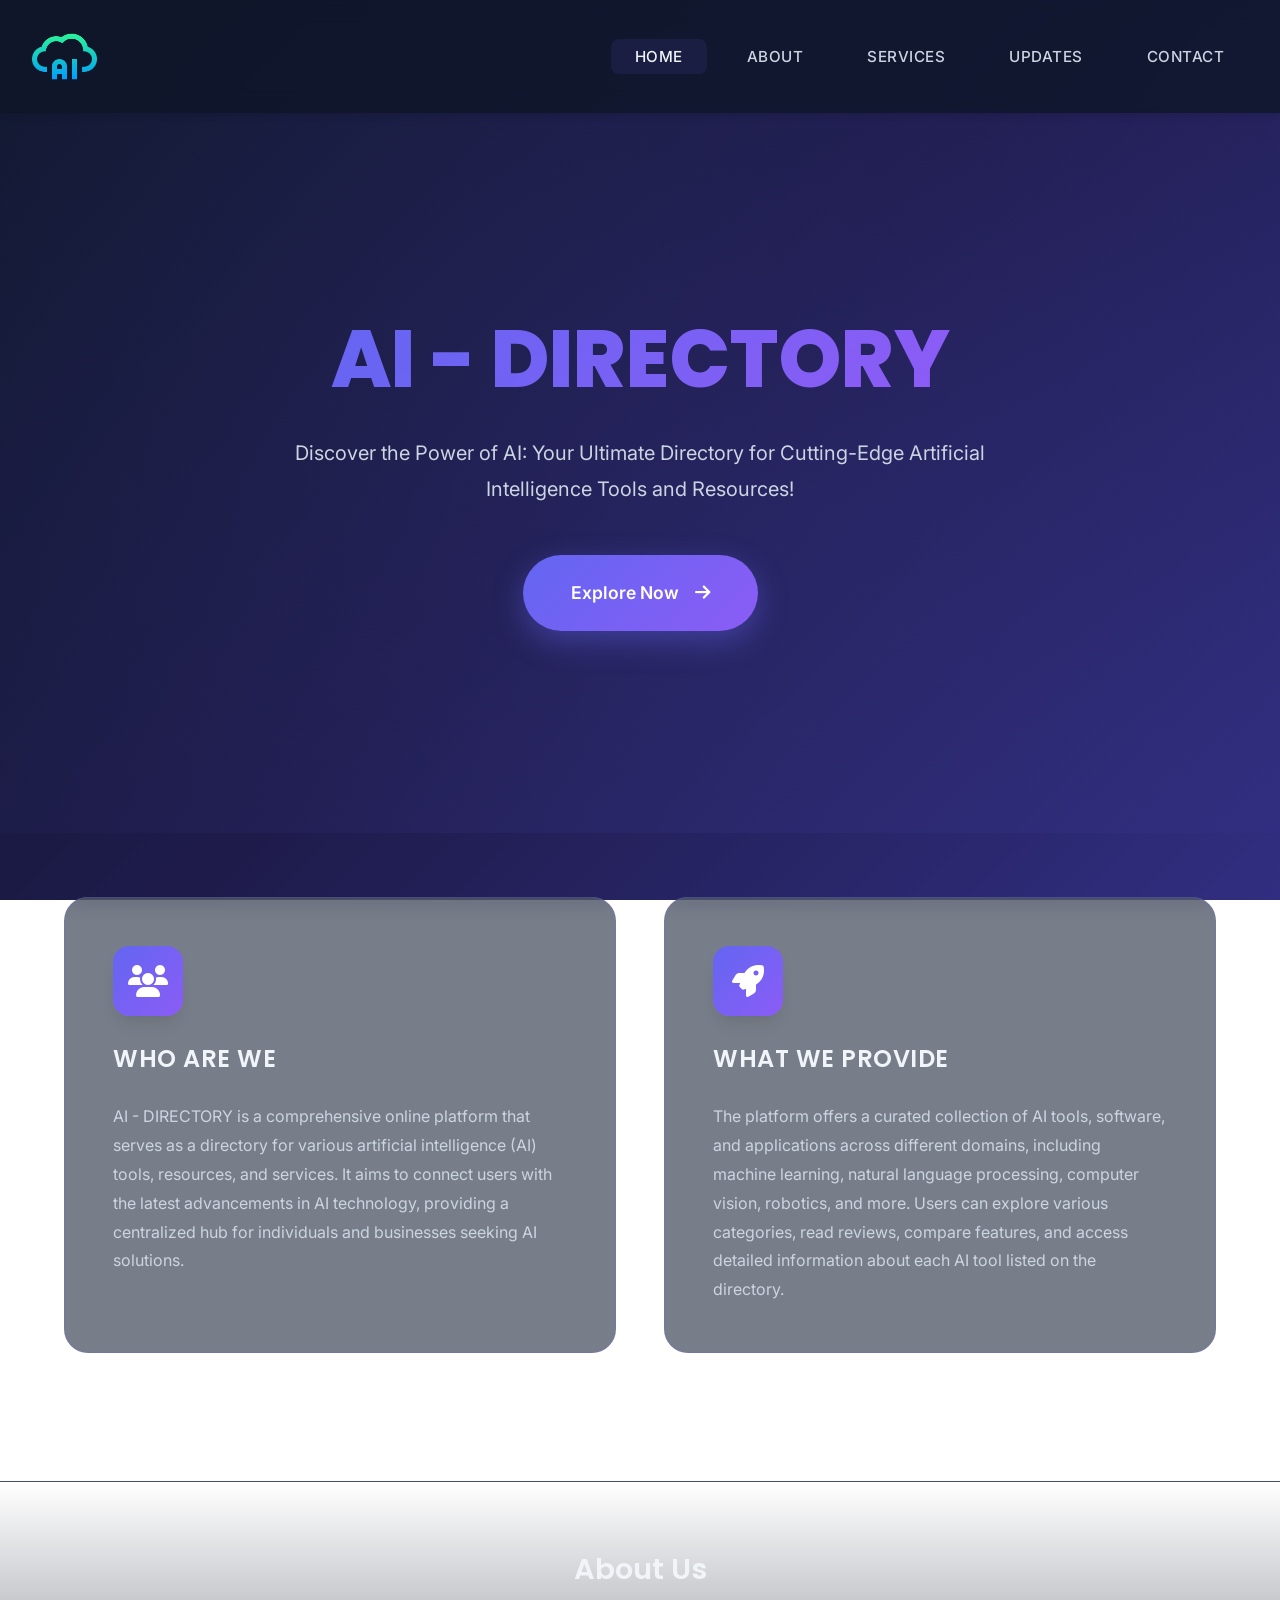
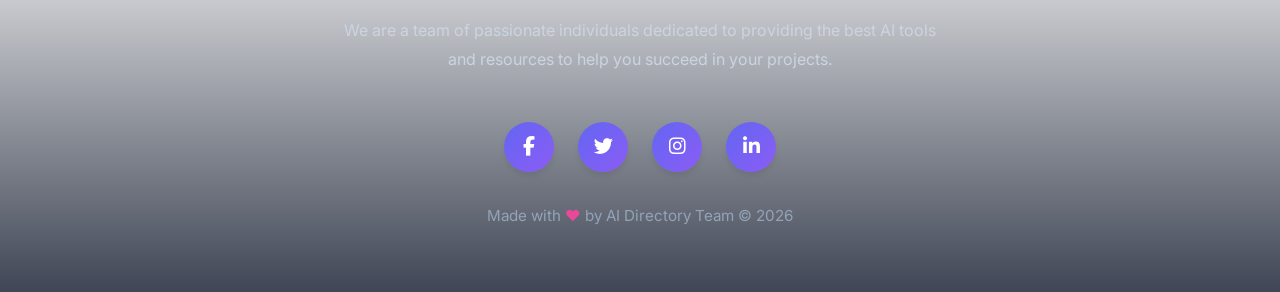
<file: ai-directory/index.html>
<!DOCTYPE html>
<html lang="en">

<head>
    <meta charset="UTF-8">
    <meta name="viewport" content="width=device-width, initial-scale=1.0">
    <meta http-equiv="X-UA-Compatible" content="IE=edge">

    <!-- SEO Meta Tags -->
    <meta name="description"
        content="AI Directory - Your ultimate guide to cutting-edge artificial intelligence tools and resources. Discover ChatGPT, MidJourney, DALL-E, and more.">
    <meta name="keywords"
        content="AI, artificial intelligence, AI tools, machine learning, ChatGPT, MidJourney, DALL-E, AI directory, deep learning, neural networks">
    <meta name="author" content="AI Directory Team">
    <meta name="robots" content="index, follow">

    <!-- Open Graph Meta Tags for Social Media -->
    <meta property="og:title" content="AI Directory - Discover AI Tools">
    <meta property="og:description"
        content="Your ultimate guide to cutting-edge artificial intelligence tools and resources">
    <meta property="og:type" content="website">
    <meta property="og:url" content="https://yourdomain.com/">
    <meta property="og:image" content="https://yourdomain.com/images/ai.png">

    <!-- Twitter Card Meta Tags -->
    <meta name="twitter:card" content="summary_large_image">
    <meta name="twitter:title" content="AI Directory - Discover AI Tools">
    <meta name="twitter:description"
        content="Your ultimate guide to cutting-edge artificial intelligence tools and resources">
    <meta name="twitter:image" content="https://yourdomain.com/images/ai.png">

    <!-- Favicon -->
    <link rel="icon" type="image/png" href="images/ai.png">
    <link rel="apple-touch-icon" href="images/ai.png">

    <!-- Web App Manifest -->
    <link rel="manifest" href="manifest.json">

    <!-- Theme Color for Mobile Browsers -->
    <meta name="theme-color" content="#6366f1">

    <title>AI Directory | Discover Cutting-Edge AI Tools & Resources</title>

    <!-- Preconnect to External Domains for Performance -->
    <link rel="preconnect" href="https://fonts.googleapis.com">
    <link rel="preconnect" href="https://fonts.gstatic.com" crossorigin>
    <link rel="preconnect" href="https://cdnjs.cloudflare.com">

    <!-- Google Fonts: Modern Typography -->
    <link
        href="https://fonts.googleapis.com/css2?family=Inter:wght@300;400;500;600;700&family=Poppins:wght@400;500;600;700;800&display=swap"
        rel="stylesheet">

    <!-- Font Awesome for Icons -->
    <link rel="stylesheet" href="https://cdnjs.cloudflare.com/ajax/libs/font-awesome/6.4.0/css/all.min.css"
        integrity="sha512-iecdLmaskl7CVkqkXNQ/ZH/XLlvWZOJyj7Yy7tcenmpD1ypASozpmT/E0iPtmFIB46ZmdtAc9eNBvH0H/ZpiBw=="
        crossorigin="anonymous" referrerpolicy="no-referrer">

    <!-- Main Stylesheet -->
    <link rel="stylesheet" href="css/index.css">
</head>

<body>
    <!-- HEADER SECTION: Contains navigation bar -->
    <header class="header">
        <nav class="navbar">
            <!-- Logo with improved size for better proportions -->
            <a href="index.html" class="logo-link">
                <img class="logo-1" src="images/ai.png" alt="AI Directory Logo">
            </a>

            <!-- Hamburger Menu Icon: Shows on mobile devices for responsive navigation -->
            <!-- Uses Font Awesome icons for professional appearance -->
            <button class="hamburger" id="hamburger" aria-label="Toggle navigation menu">
                <i class="fas fa-bars"></i>
            </button>

            <!-- Navigation Links: Proper semantic HTML with ul/li structure -->
            <!-- Removed <br> tags that caused awkward spacing -->
            <!-- Added proper list structure for better accessibility and SEO -->
            <ul class="nav-links" id="navLinks">
                <li><a href="index.html" class="nav-link active">HOME</a></li>
                <li><a href="pages/about.html" class="nav-link">ABOUT</a></li>
                <li><a href="pages/services.html" class="nav-link">SERVICES</a></li>
                <li><a href="pages/update.html" class="nav-link">UPDATES</a></li>
                <li><a href="pages/contact.html" class="nav-link">CONTACT</a></li>
            </ul>
        </nav>
    </header>

    <!-- HERO SECTION: Main landing area with call-to-action -->
    <!-- Uses semantic 'main' tag for better accessibility and SEO -->
    <main>
        <section class="hero-section">
            <div class="hero-content">
                <!-- Animated heading with gradient text effect -->
                <h1 class="hero-title">
                    <span class="gradient-text">AI - DIRECTORY</span>
                </h1>

                <!-- Subtitle with better typography and spacing -->
                <p class="hero-description">
                    Discover the Power of AI: Your Ultimate Directory for Cutting-Edge Artificial Intelligence Tools and
                    Resources!
                </p>

                <!-- Call-to-action button with icon for better visual appeal -->
                <a href="pages/services.html" class="hero-btn">
                    <span>Explore Now</span>
                    <i class="fas fa-arrow-right"></i>
                </a>
            </div>
        </section>

        <!-- FEATURES SECTION: Information cards with icons -->
        <!-- Changed from inline-table to CSS Grid for better responsive layout -->
        <!-- Added icons for visual interest and better user engagement -->
        <section class="features-section">
            <div class="container">
                <div class="features-grid">

                    <!-- Feature Card 1: Who We Are -->
                    <div class="feature-card">
                        <!-- Icon adds visual interest and helps users quickly understand content -->
                        <div class="feature-icon">
                            <i class="fas fa-users"></i>
                        </div>
                        <h2 class="feature-title">WHO ARE WE</h2>
                        <!-- Fixed: Changed deprecated <p1> to proper <p> tag -->
                        <p class="feature-description">
                            AI - DIRECTORY is a comprehensive online platform that serves as a directory for various
                            artificial
                            intelligence (AI) tools, resources, and services. It aims to connect users with the latest
                            advancements in
                            AI technology, providing a centralized hub for individuals and businesses seeking AI
                            solutions.
                        </p>
                    </div>

                    <!-- Feature Card 2: What We Provide -->
                    <div class="feature-card">
                        <div class="feature-icon">
                            <i class="fas fa-rocket"></i>
                        </div>
                        <h2 class="feature-title">WHAT WE PROVIDE</h2>
                        <p class="feature-description">
                            The platform offers a curated collection of AI tools, software, and applications across
                            different domains,
                            including machine learning, natural language processing, computer vision, robotics, and
                            more. Users can
                            explore various categories, read reviews, compare features, and access detailed information
                            about each AI tool
                            listed on the directory.
                        </p>
                    </div>

                </div>
            </div>
        </section>
    </main>

    <!-- FOOTER SECTION: Bottom page information and social links -->
    <!-- Semantic <footer> tag improves accessibility and SEO -->
    <footer class="footer">
        <div class="container">
            <div class="footer-content">
                <h4 class="footer-title">About Us</h4>
                <!-- Fixed: Changed <p1> to proper <p> tag -->
                <p class="footer-description">
                    We are a team of passionate individuals dedicated to providing the best AI tools and resources
                    to help you succeed in your projects.
                </p>

                <!-- Social Media Icons: Using Font Awesome for better scalability -->
                <!-- Icons scale better than images and can be styled with CSS -->
                <div class="social-icons">
                    <a href="#" class="social-link" aria-label="Facebook">
                        <i class="fab fa-facebook-f"></i>
                    </a>
                    <a href="#" class="social-link" aria-label="Twitter">
                        <i class="fab fa-twitter"></i>
                    </a>
                    <a href="#" class="social-link" aria-label="Instagram">
                        <i class="fab fa-instagram"></i>
                    </a>
                    <a href="#" class="social-link" aria-label="LinkedIn">
                        <i class="fab fa-linkedin-in"></i>
                    </a>
                </div>

                <!-- Copyright notice with proper semantic HTML -->
                <p class="footer-copyright">
                    Made with <span class="heart">❤️</span> by AI Directory Team © 2026
                </p>
            </div>
        </div>
    </footer>


</body>

</html>
</file>
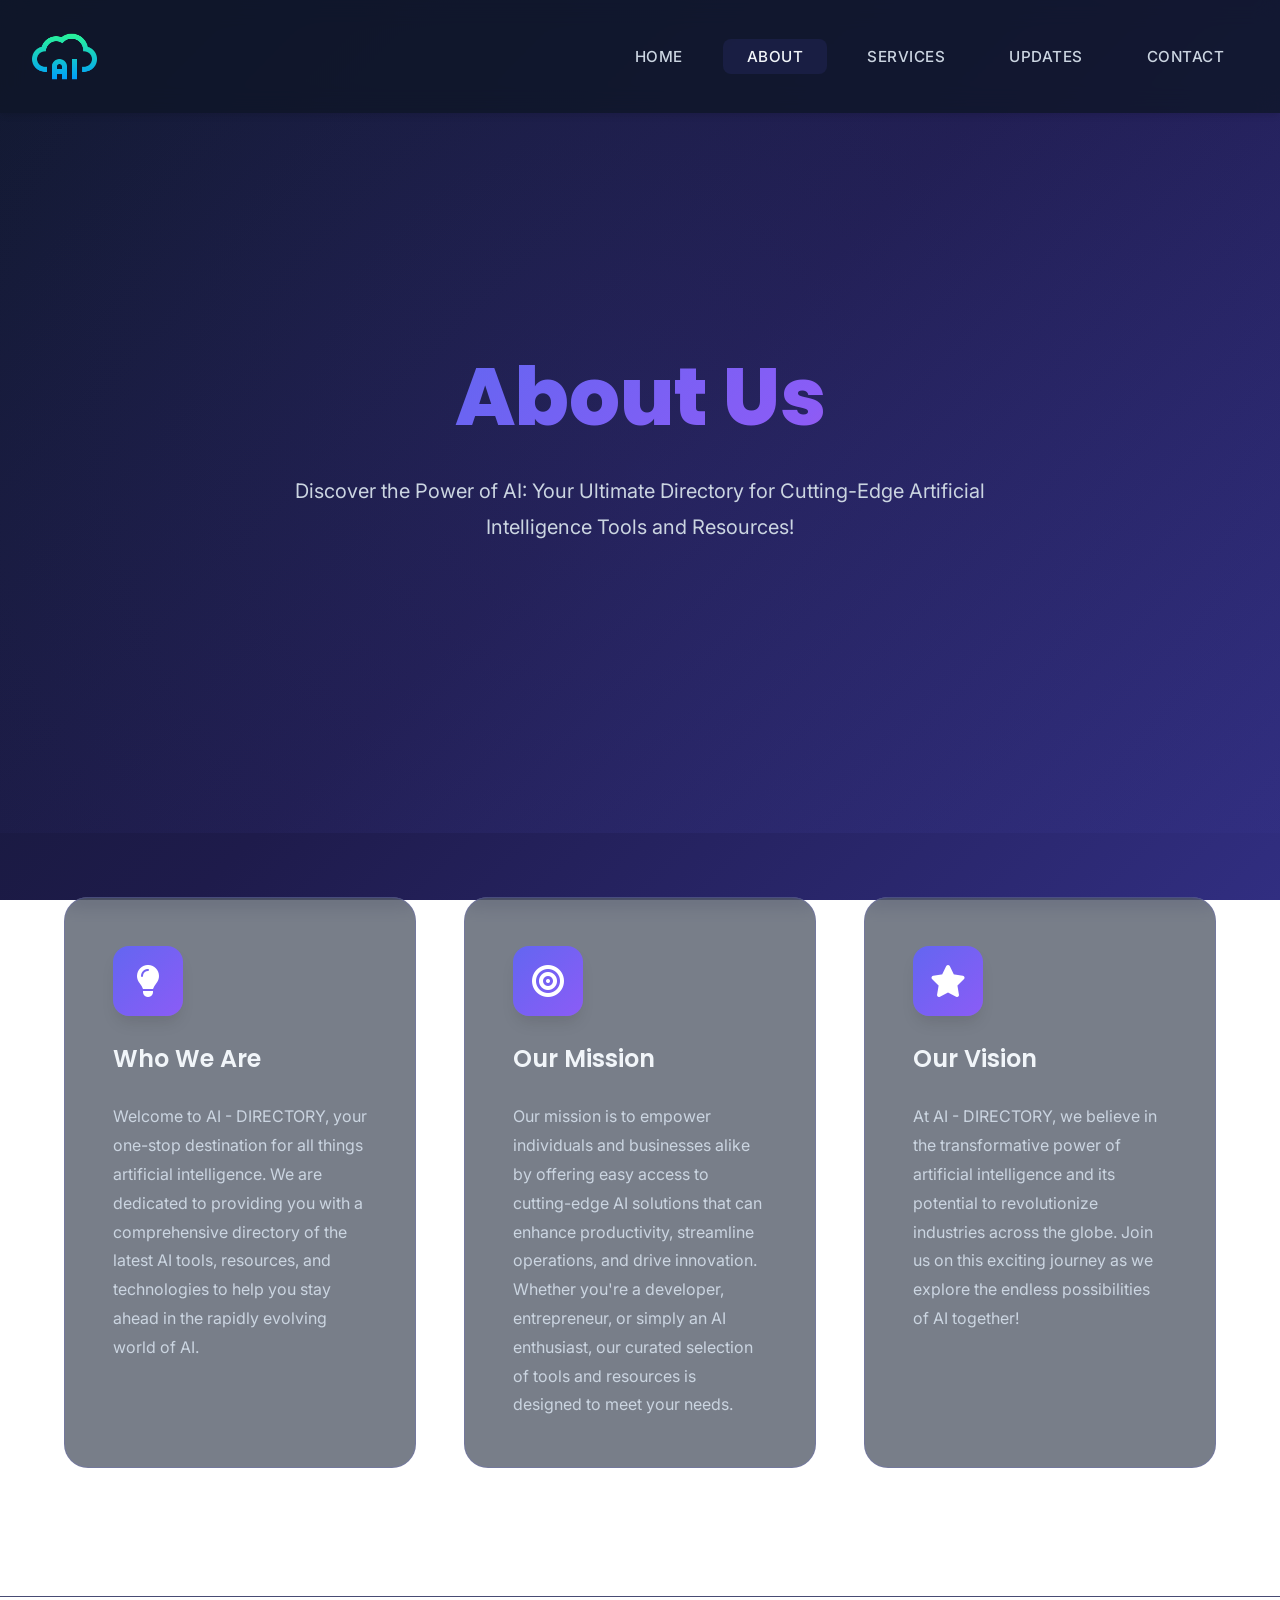
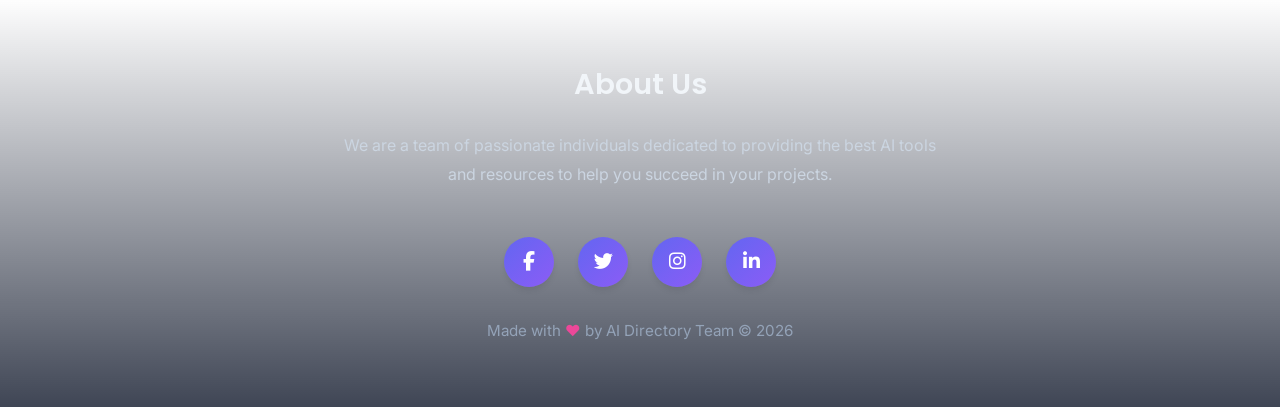
<file: ai-directory/pages/about.html>
<!DOCTYPE html>
<html lang="en">

<head>
    <meta charset="UTF-8">
    <meta name="viewport" content="width=device-width, initial-scale=1.0">
    <meta http-equiv="X-UA-Compatible" content="IE=edge">

    <!-- SEO Meta Tags -->
    <meta name="description"
        content="Learn about AI Directory - Your trusted source for AI tools and resources. Our mission is to empower individuals and businesses with cutting-edge AI solutions.">
    <meta name="keywords"
        content="about AI directory, AI tools platform, artificial intelligence resources, AI mission, AI vision">
    <meta name="author" content="AI Directory Team">
    <meta name="robots" content="index, follow">

    <!-- Open Graph Meta Tags -->
    <meta property="og:title" content="About Us - AI Directory">
    <meta property="og:description"
        content="Learn about AI Directory and our mission to provide cutting-edge AI tools and resources">
    <meta property="og:type" content="website">
    <meta property="og:url" content="https://yourdomain.com/pages/about.html">

    <!-- Favicon -->
    <link rel="icon" type="image/png" href="../images/ai.png">
    <meta name="theme-color" content="#6366f1">

    <title>About Us - AI Directory | Our Mission & Vision</title>

    <!-- Preconnect for Performance -->
    <link rel="preconnect" href="https://fonts.googleapis.com">
    <link rel="preconnect" href="https://fonts.gstatic.com" crossorigin>
    <link rel="preconnect" href="https://cdnjs.cloudflare.com">

    <!-- Google Fonts -->
    <link
        href="https://fonts.googleapis.com/css2?family=Inter:wght@300;400;500;600;700&family=Poppins:wght@400;500;600;700;800&display=swap"
        rel="stylesheet">

    <!-- Font Awesome -->
    <link rel="stylesheet" href="https://cdnjs.cloudflare.com/ajax/libs/font-awesome/6.4.0/css/all.min.css"
        integrity="sha512-iecdLmaskl7CVkqkXNQ/ZH/XLlvWZOJyj7Yy7tcenmpD1ypASozpmT/E0iPtmFIB46ZmdtAc9eNBvH0H/ZpiBw=="
        crossorigin="anonymous" referrerpolicy="no-referrer">

    <link rel="stylesheet" href="../css/about.css">
</head>

<body>
    <!-- HEADER SECTION: Modern navigation bar with hamburger menu -->
    <header class="header">
        <nav class="navbar">
            <a href="../index.html" class="logo-link">
                <img class="logo-1" src="../images/ai.png" alt="AI Directory Logo">
            </a>

            <!-- Hamburger Menu for mobile -->
            <button class="hamburger" id="hamburger" aria-label="Toggle navigation menu">
                <i class="fas fa-bars"></i>
            </button>

            <!-- Navigation Links -->
            <ul class="nav-links" id="navLinks">
                <li><a href="../index.html" class="nav-link">HOME</a></li>
                <li><a href="about.html" class="nav-link active">ABOUT</a></li>
                <li><a href="services.html" class="nav-link">SERVICES</a></li>
                <li><a href="update.html" class="nav-link">UPDATES</a></li>
                <li><a href="contact.html" class="nav-link">CONTACT</a></li>
            </ul>
        </nav>
    </header>

    <!-- MAIN CONTENT with proper semantic structure -->
    <main>
        <!-- Hero Section -->
        <section class="hero-section">
            <div class="hero-content">
                <h1 class="hero-title">
                    <span class="gradient-text">About Us</span>
                </h1>
                <p class="hero-description">
                    Discover the Power of AI: Your Ultimate Directory for Cutting-Edge Artificial Intelligence Tools and
                    Resources!
                </p>
            </div>
        </section>

        <!-- About Content Section with modern cards -->
        <section class="about-section">
            <div class="container">
                <div class="about-content">
                    <div class="about-card">
                        <div class="about-icon">
                            <i class="fas fa-lightbulb"></i>
                        </div>
                        <h2>Who We Are</h2>
                        <p>Welcome to AI - DIRECTORY, your one-stop destination for all things artificial intelligence.
                            We are
                            dedicated to providing you with a comprehensive directory of the latest AI tools, resources,
                            and
                            technologies to help you stay ahead in the rapidly evolving world of AI.</p>
                    </div>

                    <div class="about-card">
                        <div class="about-icon">
                            <i class="fas fa-bullseye"></i>
                        </div>
                        <h2>Our Mission</h2>
                        <p>Our mission is to empower individuals and businesses alike by offering easy access to
                            cutting-edge AI
                            solutions that can enhance productivity, streamline operations, and drive innovation.
                            Whether you're a
                            developer, entrepreneur, or simply an AI enthusiast, our curated selection of tools and
                            resources is
                            designed to meet your needs.</p>
                    </div>

                    <div class="about-card">
                        <div class="about-icon">
                            <i class="fas fa-star"></i>
                        </div>
                        <h2>Our Vision</h2>
                        <p>At AI - DIRECTORY, we believe in the transformative power of artificial intelligence and its
                            potential to
                            revolutionize industries across the globe. Join us on this exciting journey as we explore
                            the endless
                            possibilities of AI together!</p>
                    </div>
                </div>
            </div>
        </section>
    </main>
    <!-- FOOTER -->
    <footer class="footer">
        <div class="container">
            <div class="footer-content">
                <h4 class="footer-title">About Us</h4>
                <p class="footer-description">
                    We are a team of passionate individuals dedicated to providing the best AI tools and resources
                    to help you succeed in your projects.
                </p>

                <!-- Social Media Icons using Font Awesome -->
                <div class="social-icons">
                    <a href="#" class="social-link" aria-label="Facebook">
                        <i class="fab fa-facebook-f"></i>
                    </a>
                    <a href="#" class="social-link" aria-label="Twitter">
                        <i class="fab fa-twitter"></i>
                    </a>
                    <a href="#" class="social-link" aria-label="Instagram">
                        <i class="fab fa-instagram"></i>
                    </a>
                    <a href="#" class="social-link" aria-label="LinkedIn">
                        <i class="fab fa-linkedin-in"></i>
                    </a>
                </div>

                <p class="footer-copyright">
                    Made with <span class="heart">❤️</span> by AI Directory Team © 2026
                </p>
            </div>
        </div>
    </footer>


</body>

</html>
</file>
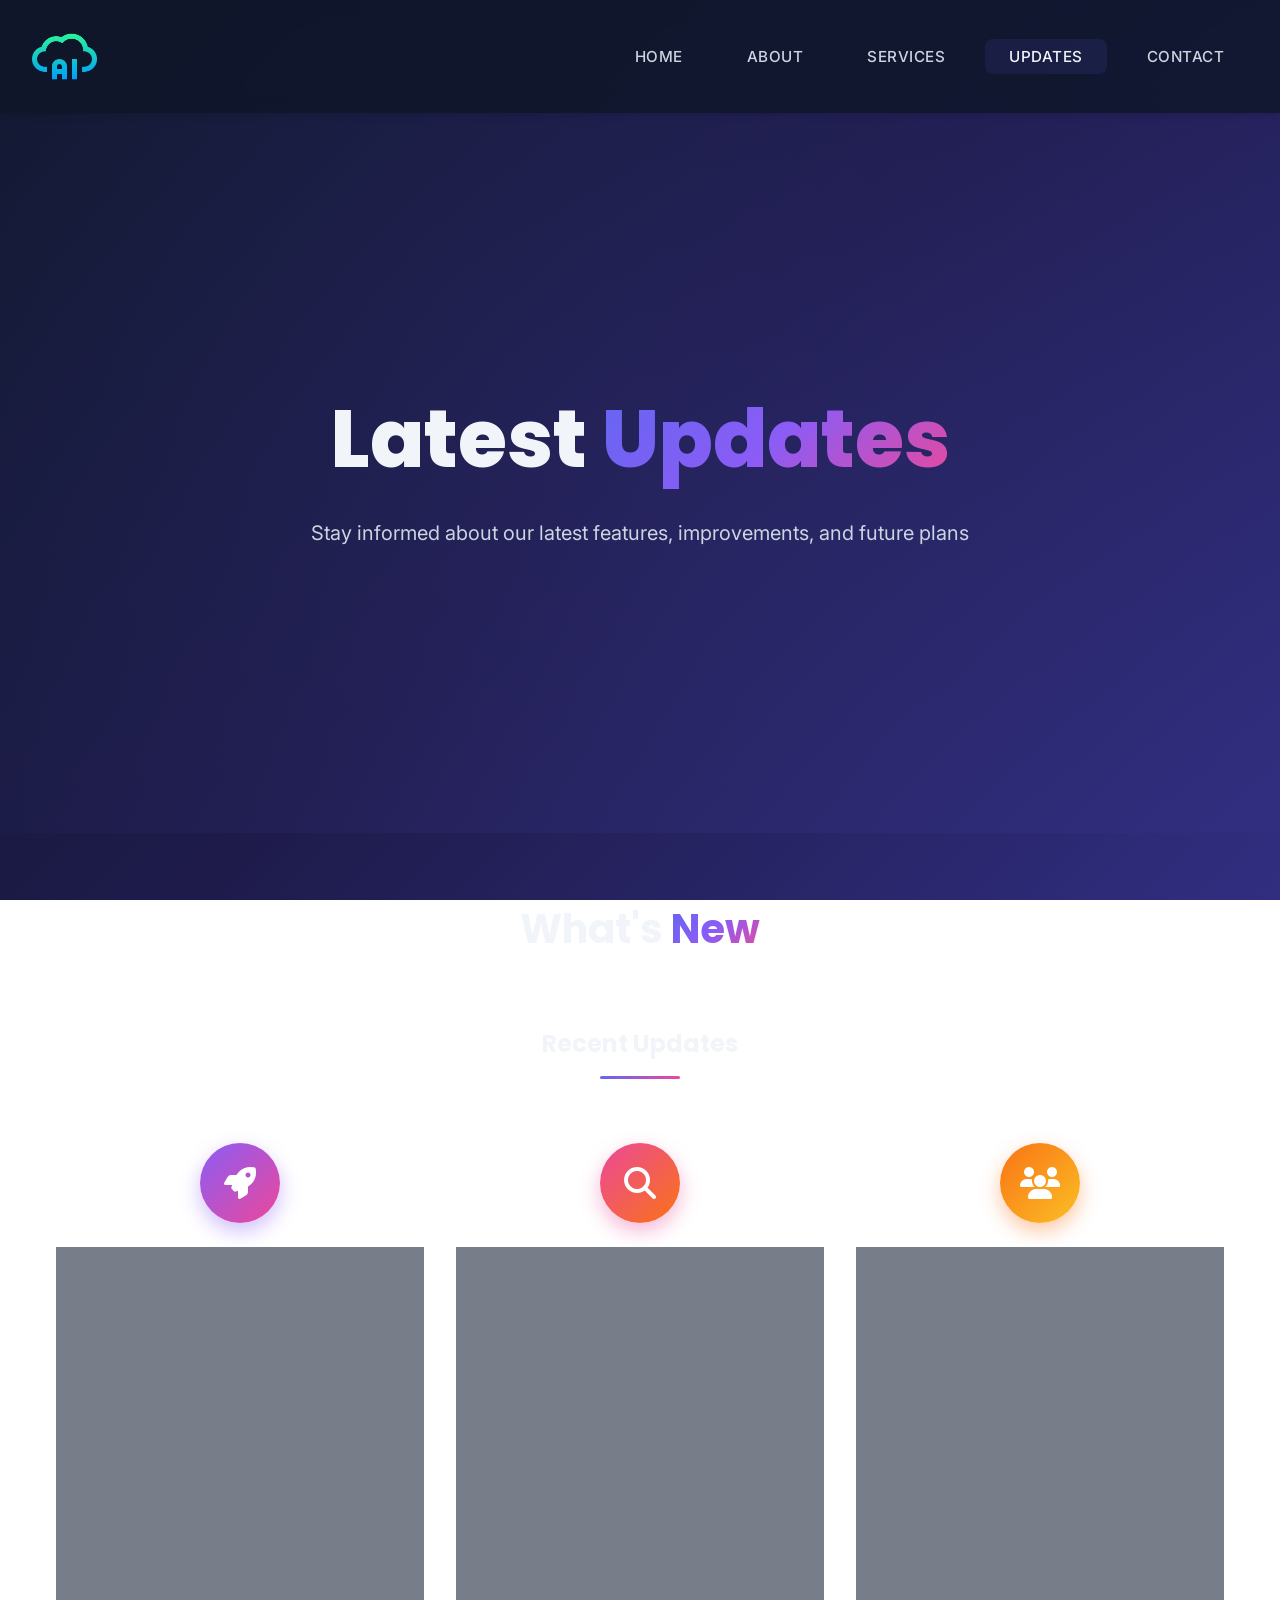
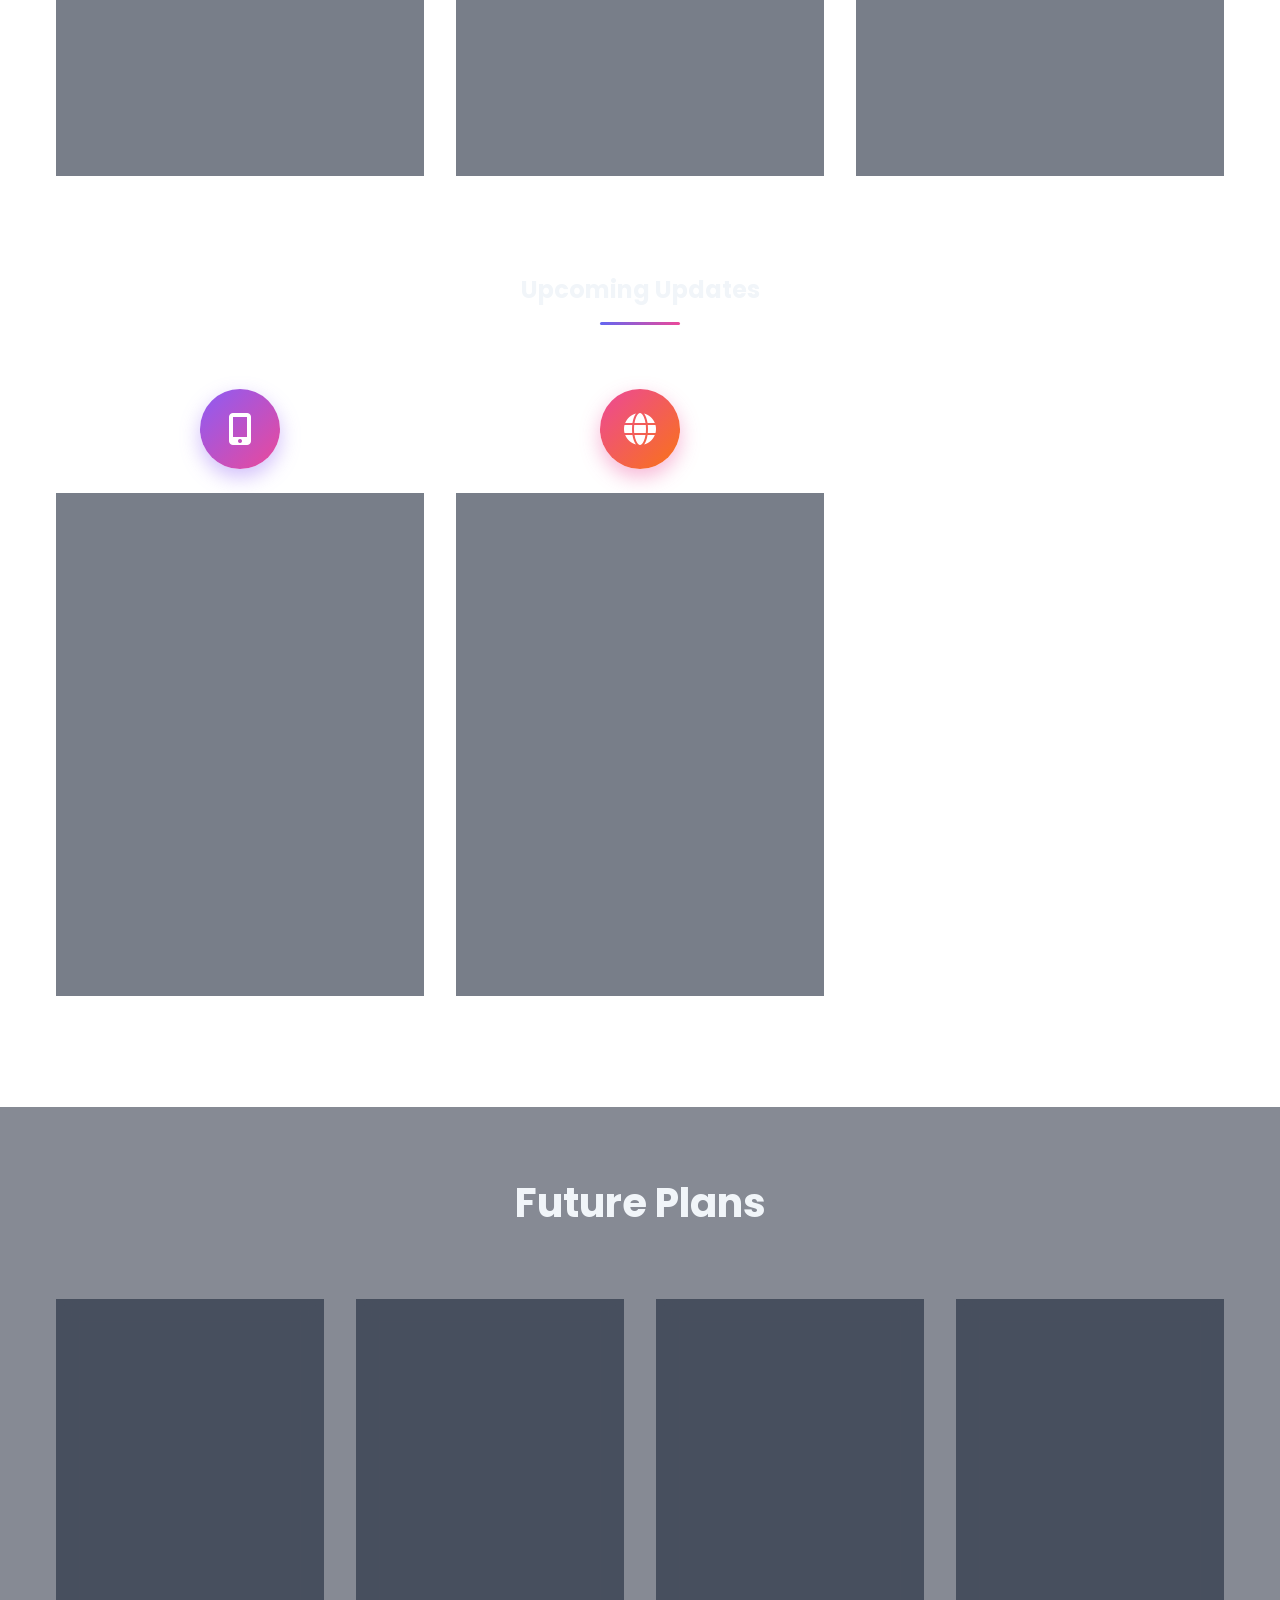
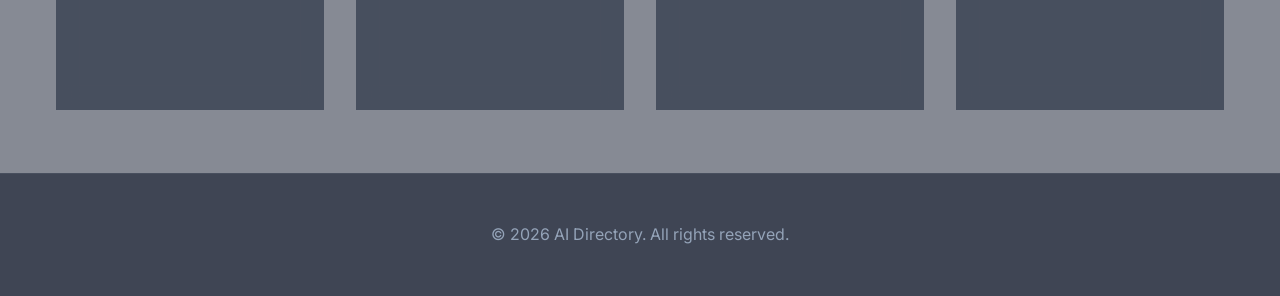
<file: ai-directory/pages/update.html>
<!DOCTYPE html>
<html lang="en">

<head>
    <meta charset="UTF-8">
    <meta name="viewport" content="width=device-width, initial-scale=1.0">
    <title>Updates - AI Directory</title>

    <!-- SEO -->
    <meta name="description"
        content="Stay updated with the latest AI Directory news, features, and upcoming improvements.">
    <meta name="keywords" content="AI updates, AI news, directory updates, new features">

    <!-- Favicon -->
    <link rel="icon" type="image/png" href="../images/ai.png">

    <!-- Google Fonts -->
    <link
        href="https://fonts.googleapis.com/css2?family=Inter:wght@400;500;600;700&family=Poppins:wght@600;700;800&display=swap"
        rel="stylesheet">

    <!-- Font Awesome -->
    <link rel="stylesheet" href="https://cdnjs.cloudflare.com/ajax/libs/font-awesome/6.4.0/css/all.min.css">

    <!-- Stylesheet -->
    <link rel="stylesheet" href="../css/update.css">
</head>

<body>

    <!-- Navigation -->
    <header class="header">
        <nav class="navbar">
            <a href="../index.html" class="logo-link">
                <img class="logo-1" src="../images/ai.png" alt="AI Directory Logo">
            </a>

            <button class="hamburger" id="hamburger">
                <i class="fas fa-bars"></i>
            </button>

            <ul class="nav-links" id="navLinks">
                <li><a href="../index.html" class="nav-link">HOME</a></li>
                <li><a href="about.html" class="nav-link">ABOUT</a></li>
                <li><a href="services.html" class="nav-link">SERVICES</a></li>
                <li><a href="update.html" class="nav-link active">UPDATES</a></li>
                <li><a href="contact.html" class="nav-link">CONTACT</a></li>
            </ul>
        </nav>
    </header>

    <!-- Hero Section -->
    <section class="hero-section">
        <div class="hero-content">
            <h1 class="hero-title">Latest <span class="gradient-text">Updates</span></h1>
            <p class="hero-description">Stay informed about our latest features, improvements, and future plans</p>
        </div>
    </section>

    <!-- Updates Section -->
    <section class="updates">
        <div class="container">
            <h2 class="section-title">What's <span class="gradient-text">New</span></h2>

            <!-- Timeline -->
            <div class="timeline">

                <!-- Recent Updates -->
                <div class="timeline-section">
                    <h3 class="timeline-section-title">Recent Updates</h3>

                    <!-- Update 1: Enhanced AI Integration -->
                    <div class="timeline-item" data-category="feature">
                        <div class="timeline-icon">
                            <i class="fas fa-rocket"></i>
                        </div>
                        <div class="timeline-content">
                            <div class="timeline-header">
                                <h3>Enhanced AI Integration</h3>
                                <span class="date"><i class="far fa-calendar-alt"></i> February 2026</span>
                            </div>
                            <p class="timeline-description">
                                We've integrated cutting-edge AI models to provide better recommendations and
                                personalized experiences. Our new algorithm learns from user preferences to
                                suggest the most relevant AI tools for your specific needs.
                            </p>
                            <div class="timeline-footer">
                                <span class="badge new"><i class="fas fa-star"></i> New</span>
                                <span class="category-tag">Feature</span>
                            </div>
                        </div>
                    </div>

                    <!-- Update 2: Advanced Search Features -->
                    <div class="timeline-item" data-category="improvement">
                        <div class="timeline-icon">
                            <i class="fas fa-search"></i>
                        </div>
                        <div class="timeline-content">
                            <div class="timeline-header">
                                <h3>Advanced Search Features</h3>
                                <span class="date"><i class="far fa-calendar-alt"></i> January 2026</span>
                            </div>
                            <p class="timeline-description">
                                Find exactly what you're looking for with our new advanced search and filtering
                                system. Filter by category, pricing, features, and more to discover the perfect
                                AI tools quickly and efficiently.
                            </p>
                            <div class="timeline-footer">
                                <span class="badge"><i class="fas fa-sync-alt"></i> Updated</span>
                                <span class="category-tag">Improvement</span>
                            </div>
                        </div>
                    </div>

                    <!-- Update 3: User Profiles & Reviews -->
                    <div class="timeline-item" data-category="feature">
                        <div class="timeline-icon">
                            <i class="fas fa-users"></i>
                        </div>
                        <div class="timeline-content">
                            <div class="timeline-header">
                                <h3>User Profiles & Reviews</h3>
                                <span class="date"><i class="far fa-calendar-alt"></i> December 2025</span>
                            </div>
                            <p class="timeline-description">
                                Create your profile, save favorite tools, and share your experiences with the
                                community. Read authentic reviews from real users to make informed decisions
                                about AI tools.
                            </p>
                            <div class="timeline-footer">
                                <span class="category-tag">Feature</span>
                            </div>
                        </div>
                    </div>
                </div>

                <!-- Upcoming Updates -->
                <div class="timeline-section">
                    <h3 class="timeline-section-title">Upcoming Updates</h3>

                    <!-- Update 4: Mobile App Launch -->
                    <div class="timeline-item" data-category="upcoming">
                        <div class="timeline-icon">
                            <i class="fas fa-mobile-alt"></i>
                        </div>
                        <div class="timeline-content">
                            <div class="timeline-header">
                                <h3>Mobile App Launch</h3>
                                <span class="date"><i class="far fa-clock"></i> Coming Soon</span>
                            </div>
                            <p class="timeline-description">
                                Access AI Directory on the go with our upcoming mobile applications for iOS
                                and Android. Get instant notifications about new AI tools and updates wherever
                                you are.
                            </p>
                            <div class="timeline-footer">
                                <span class="badge coming"><i class="fas fa-hourglass-half"></i> Coming Soon</span>
                                <span class="category-tag">Mobile</span>
                            </div>
                        </div>
                    </div>

                    <!-- Update 5: Multi-Language Support -->
                    <div class="timeline-item" data-category="planned">
                        <div class="timeline-icon">
                            <i class="fas fa-globe"></i>
                        </div>
                        <div class="timeline-content">
                            <div class="timeline-header">
                                <h3>Multi-Language Support</h3>
                                <span class="date"><i class="far fa-clock"></i> Q2 2026</span>
                            </div>
                            <p class="timeline-description">
                                We're going global! Soon you'll be able to browse AI Directory in multiple
                                languages including Spanish, French, German, Chinese, and more. Making AI
                                accessible to everyone worldwide.
                            </p>
                            <div class="timeline-footer">
                                <span class="badge planned"><i class="fas fa-lightbulb"></i> Planned</span>
                                <span class="category-tag">Localization</span>
                            </div>
                        </div>
                    </div>
                </div>

            </div>
        </div>
    </section>

    <!-- Future Plans -->
    <section class="future-plans">
        <div class="container">
            <h2 class="section-title">Future Plans</h2>
            <div class="plans-grid">

                <div class="plan-card">
                    <div class="plan-icon">
                        <i class="fas fa-brain"></i>
                    </div>
                    <h3>AI Assistant</h3>
                    <p>Get personalized AI tool recommendations through our intelligent chatbot assistant.</p>
                </div>

                <div class="plan-card">
                    <div class="plan-icon">
                        <i class="fas fa-chart-line"></i>
                    </div>
                    <h3>Analytics Dashboard</h3>
                    <p>Track your usage, compare tools, and make data-driven decisions with detailed analytics.</p>
                </div>

                <div class="plan-card">
                    <div class="plan-icon">
                        <i class="fas fa-plug"></i>
                    </div>
                    <h3>API Integration</h3>
                    <p>Developers can integrate AI Directory data into their own applications via our API.</p>
                </div>

                <div class="plan-card">
                    <div class="plan-icon">
                        <i class="fas fa-graduation-cap"></i>
                    </div>
                    <h3>Learning Resources</h3>
                    <p>Access tutorials, guides, and courses to help you master various AI tools.</p>
                </div>

            </div>
        </div>
    </section>

    <!-- Footer -->
    <footer class="footer">
        <div class="container">
            <p>&copy; 2026 AI Directory. All rights reserved.</p>
        </div>
    </footer>

    <!-- JavaScript -->
    <script>
        // Mobile menu toggle
        const hamburger = document.getElementById('hamburger');
        const navLinks = document.getElementById('navLinks');

        hamburger.addEventListener('click', () => {
            navLinks.classList.toggle('active');
            const icon = hamburger.querySelector('i');
            icon.classList.toggle('fa-bars');
            icon.classList.toggle('fa-times');
        });

        // Close menu when clicking a link
        document.querySelectorAll('.nav-link').forEach(link => {
            link.addEventListener('click', () => {
                navLinks.classList.remove('active');
                const icon = hamburger.querySelector('i');
                icon.classList.remove('fa-times');
                icon.classList.add('fa-bars');
            });
        });

        // Smooth scroll for anchor links
        document.querySelectorAll('a[href^="#"]').forEach(anchor => {
            anchor.addEventListener('click', function (e) {
                e.preventDefault();
                const target = document.querySelector(this.getAttribute('href'));
                if (target) {
                    target.scrollIntoView({ behavior: 'smooth', block: 'start' });
                }
            });
        });
    </script>

</body>

</html>
</file>
<file: ai-directory/css/index.css>
/* ===================================
   MODERN UI IMPROVEMENTS - INDEX PAGE
   ===================================
   
   KEY IMPROVEMENTS MADE:
   1. Added modern Google Fonts (Poppins for headings, Inter for body)
   2. Improved color contrast for better readability (WCAG AA compliant)
   3. Made fully responsive with mobile-first approach
   4. Added smooth animations and transitions
   5. Implemented hamburger menu for mobile devices
   6. Used CSS Grid for better layouts
   7. Added hover effects with depth and shadows
   8. Improved accessibility with proper focus states
   9. Used CSS custom properties (variables) for easy theming
   10. Added smooth scroll behavior
*/

/* ===================================
   CSS CUSTOM PROPERTIES (Variables)
   ===================================
   Benefits: Easy to maintain colors, spacing, and sizes
   Can change entire theme by modifying these values
*/
:root {
    /* Color Palette: Modern, professional colors with good contrast */
    --primary-color: #6366f1;        /* Indigo - modern, professional */
    --primary-dark: #4f46e5;         /* Darker indigo for hover states */
    --secondary-color: #8b5cf6;      /* Purple accent */
    --accent-color: #ec4899;         /* Pink for highlights */
    
    /* Background colors with better contrast */
    --bg-dark: #0f172a;              /* Very dark blue - easier to read */
    --bg-darker: #1e293b;            /* Slightly lighter for cards */
    --bg-light: #f8fafc;             /* Light background option */
    
    /* Text colors with proper contrast ratios */
    --text-primary: #f1f5f9;         /* Off-white - easier on eyes than pure white */
    --text-secondary: #cbd5e1;       /* Light gray for secondary text */
    --text-muted: #94a3b8;           /* Muted gray for less important text */
    
    /* Spacing system: Consistent spacing throughout */
    --spacing-xs: 0.5rem;    /* 8px */
    --spacing-sm: 1rem;      /* 16px */
    --spacing-md: 1.5rem;    /* 24px */
    --spacing-lg: 2rem;      /* 32px */
    --spacing-xl: 3rem;      /* 48px */
    --spacing-2xl: 4rem;     /* 64px */
    
    /* Border radius for consistent rounded corners */
    --radius-sm: 0.5rem;
    --radius-md: 1rem;
    --radius-lg: 1.5rem;
    --radius-full: 9999px;
    
    /* Shadows for depth - makes elements "float" */
    --shadow-sm: 0 1px 2px 0 rgba(0, 0, 0, 0.05);
    --shadow-md: 0 4px 6px -1px rgba(0, 0, 0, 0.1);
    --shadow-lg: 0 10px 15px -3px rgba(0, 0, 0, 0.1);
    --shadow-xl: 0 20px 25px -5px rgba(0, 0, 0, 0.2);
    
    /* Transitions for smooth animations */
    --transition-fast: 150ms ease-in-out;
    --transition-base: 300ms ease-in-out;
    --transition-slow: 500ms ease-in-out;
}

/* ===================================
   GLOBAL STYLES
   =================================== */

/* Reset and base styles */
* {
    margin: 0;
    padding: 0;
    box-sizing: border-box; /* Makes width calculations easier */
}

/* Smooth scrolling when clicking anchor links */
html {
    scroll-behavior: smooth;
    font-size: 16px; /* Base font size for rem calculations */
}

body {
    /* Modern font stack: Poppins from Google Fonts with fallbacks */
    font-family: 'Inter', -apple-system, BlinkMacSystemFont, 'Segoe UI', sans-serif;
    margin: 0;
    padding: 0;
    
    /* Improved gradient with better colors and readability */
    background: linear-gradient(135deg, var(--bg-dark) 0%, #1e1b4b 50%, #312e81 100%);
    background-attachment: fixed; /* Parallax effect */
    min-height: 100vh;
    
    /* Better text rendering on all browsers */
    color: var(--text-primary);
    line-height: 1.6; /* Improved readability */
    -webkit-font-smoothing: antialiased;
    -moz-osx-font-smoothing: grayscale;
}

/* ===================================
   UTILITY CLASSES
   =================================== */

/* Container: Centers content and adds padding */
.container {
    max-width: 1200px;
    margin: 0 auto;
    padding: 0 var(--spacing-md);
}

/* Remove default link styles */
a {
    text-decoration: none;
    color: inherit;
    transition: all var(--transition-base);
}

/* Improve link accessibility with keyboard focus */
a:focus-visible {
    outline: 2px solid var(--primary-color);
    outline-offset: 4px;
    border-radius: var(--radius-sm);
}

/* ===================================
   NAVIGATION BAR
   =================================== 
   Improvements:
   - Fixed height for consistency
   - Better spacing and alignment
   - Sticky positioning for easy access
   - Glass morphism effect (blur + transparency)
*/

.header {
    position: sticky; /* Stays at top when scrolling */
    top: 0;
    z-index: 1000; /* Ensures it stays above other content */
    background: rgba(15, 23, 42, 0.8); /* Semi-transparent */
    backdrop-filter: blur(12px); /* Glass morphism effect */
    -webkit-backdrop-filter: blur(12px);
    box-shadow: var(--shadow-md);
}

.navbar {
    display: flex;
    justify-content: space-between; /* Logo left, menu right */
    align-items: center;
    padding: var(--spacing-md) var(--spacing-lg);
    max-width: 1400px;
    margin: 0 auto;
}

/* Logo styling - improved size and hover effect */
.logo-link {
    display: flex;
    align-items: center;
    transition: transform var(--transition-base);
}

.logo-link:hover {
    transform: scale(1.05); /* Subtle zoom on hover */
}

.logo-1 {
    height: 65px;  /* Balanced size for visibility */
    width: 65px;
    border-radius: var(--radius-md);
    object-fit: cover; /* Ensures image fits properly */
    transition: all var(--transition-base);
}

/* Hamburger Menu Button - shows only on mobile */
.hamburger {
    display: none; /* Hidden on desktop */
    background: none;
    border: none;
    color: var(--text-primary);
    font-size: 1.5rem;
    cursor: pointer;
    padding: var(--spacing-xs);
    transition: all var(--transition-base);
    z-index: 1001;
}

.hamburger:hover {
    color: var(--primary-color);
    transform: scale(1.1);
}

/* Navigation Links Container */
.nav-links {
    display: flex;
    list-style: none; /* Remove bullet points */
    gap: var(--spacing-sm); /* Space between items */
    align-items: center;
}

/* Individual Navigation Links */
.nav-link {
    padding: var(--spacing-xs) var(--spacing-md);
    color: var(--text-secondary);
    font-weight: 500;
    font-size: 0.95rem;
    letter-spacing: 0.5px; /* Slight spacing for readability */
    border-radius: var(--radius-sm);
    transition: all var(--transition-base);
    position: relative; /* For animated underline effect */
}

/* Animated underline on hover */
.nav-link::after {
    content: '';
    position: absolute;
    bottom: 0;
    left: 50%;
    width: 0;
    height: 2px;
    background: var(--primary-color);
    transition: all var(--transition-base);
    transform: translateX(-50%);
}

.nav-link:hover {
    color: var(--text-primary);
    transform: translateY(-2px); /* Slight lift effect */
}

.nav-link:hover::after {
    width: 80%; /* Underline expands on hover */
}

/* Active page indicator */
.nav-link.active {
    color: var(--text-primary);
    background: rgba(99, 102, 241, 0.1);
}

/* Special styling for Login button */
.nav-link.login-btn {
    background: linear-gradient(135deg, var(--primary-color), var(--secondary-color));
    color: white;
    padding: var(--spacing-xs) var(--spacing-lg);
    border-radius: var(--radius-full);
    box-shadow: var(--shadow-md);
}

.nav-link.login-btn:hover {
    transform: translateY(-2px) scale(1.05);
    box-shadow: var(--shadow-lg);
}

/* ===================================
   HERO SECTION
   ===================================
   Improvements:
   - Larger, more impactful design
   - Gradient text effect for modern look
   - Better spacing and typography
   - Icon added to CTA button
   - Responsive scaling
*/

.hero-section {
    min-height: 80vh; /* Takes most of viewport height */
    display: flex;
    align-items: center;
    justify-content: center;
    text-align: center;
    padding: var(--spacing-2xl) var(--spacing-md);
    position: relative;
    overflow: hidden;
}

/* Animated background effect */
.hero-section::before {
    content: '';
    position: absolute;
    top: -50%;
    left: -50%;
    width: 200%;
    height: 200%;
    background: radial-gradient(circle, rgba(99, 102, 241, 0.1) 0%, transparent 70%);
    animation: pulse 15s ease-in-out infinite;
}

@keyframes pulse {
    0%, 100% { transform: scale(1); opacity: 0.5; }
    50% { transform: scale(1.2); opacity: 0.8; }
}

.hero-content {
    position: relative;
    z-index: 1;
    max-width: 900px;
}

/* Main Heading with Gradient Effect */
.hero-title {
    font-family: 'Poppins', sans-serif; /* Modern font for headings */
    font-size: clamp(2.5rem, 8vw, 5rem); /* Responsive sizing */
    font-weight: 800;
    margin-bottom: var(--spacing-lg);
    line-height: 1.1;
    animation: fadeInUp 0.8s ease-out;
}

/* Gradient text effect - modern and eye-catching */
.gradient-text {
    background: linear-gradient(135deg, #6366f1 0%, #8b5cf6 50%, #ec4899 100%);
    -webkit-background-clip: text;
    -webkit-text-fill-color: transparent;
    background-clip: text;
    animation: gradientShift 5s ease infinite;
    background-size: 200% auto;
}

@keyframes gradientShift {
    0%, 100% { background-position: 0% 50%; }
    50% { background-position: 100% 50%; }
}

/* Fade in animation for elements */
@keyframes fadeInUp {
    from {
        opacity: 0;
        transform: translateY(30px);
    }
    to {
        opacity: 1;
        transform: translateY(0);
    }
}

/* Hero description text */
.hero-description {
    font-size: clamp(1rem, 2vw, 1.25rem);
    color: var(--text-secondary);
    margin-bottom: var(--spacing-xl);
    max-width: 700px;
    margin-left: auto;
    margin-right: auto;
    line-height: 1.8;
    animation: fadeInUp 0.8s ease-out 0.2s both;
}

/* Call-to-Action Button */
.hero-btn {
    display: inline-flex;
    align-items: center;
    gap: var(--spacing-sm);
    padding: var(--spacing-md) var(--spacing-xl);
    
    /* Gradient background for modern look */
    background: linear-gradient(135deg, var(--primary-color), var(--secondary-color));
    color: white;
    font-size: 1.1rem;
    font-weight: 600;
    border-radius: var(--radius-full);
    
    /* Shadows for depth */
    box-shadow: 0 10px 30px rgba(99, 102, 241, 0.4);
    
    transition: all var(--transition-base);
    animation: fadeInUp 0.8s ease-out 0.4s both;
    cursor: pointer;
    border: none;
}

/* Hover effect - lifts and expands */
.hero-btn:hover {
    transform: translateY(-5px) scale(1.05);
    box-shadow: 0 15px 40px rgba(99, 102, 241, 0.6);
}

/* Active state when clicking */
.hero-btn:active {
    transform: translateY(-2px) scale(1.02);
}

/* Icon animation within button */
.hero-btn i {
    transition: transform var(--transition-base);
}

.hero-btn:hover i {
    transform: translateX(5px); /* Arrow slides right on hover */
}

/* ===================================
   FEATURES SECTION
   ===================================
   Improvements:
   - Changed from inline-table to CSS Grid
   - Better responsive behavior
   - Added icons for visual interest
   - Improved card design with hover effects
   - Better spacing and readability
*/

.features-section {
    padding: var(--spacing-2xl) var(--spacing-md);
    position: relative;
}

/* Grid layout - automatically adjusts columns based on screen size */
.features-grid {
    display: grid;
    grid-template-columns: repeat(auto-fit, minmax(300px, 1fr));
    gap: var(--spacing-xl);
    max-width: 1200px;
    margin: 0 auto;
}

/* Individual Feature Card */
.feature-card {
    background: rgba(30, 41, 59, 0.6); /* Semi-transparent dark */
    backdrop-filter: blur(10px); /* Glass effect */
    border: 1px solid rgba(99, 102, 241, 0.2);
    border-radius: var(--radius-lg);
    padding: var(--spacing-xl);
    
    /* Smooth transitions for hover effects */
    transition: all var(--transition-base);
    
    /* Animation: Cards fade in from bottom */
    animation: fadeInUp 0.6s ease-out;
}

/* Hover effect - card lifts and glows */
.feature-card:hover {
    transform: translateY(-10px); /* Lifts up */
    border-color: var(--primary-color);
    box-shadow: 0 20px 40px rgba(99, 102, 241, 0.3);
    background: rgba(30, 41, 59, 0.8); /* Becomes more opaque */
}

/* Icon container with gradient background */
.feature-icon {
    width: 70px;
    height: 70px;
    border-radius: var(--radius-md);
    
    /* Gradient background for icons */
    background: linear-gradient(135deg, var(--primary-color), var(--secondary-color));
    
    display: flex;
    align-items: center;
    justify-content: center;
    margin-bottom: var(--spacing-md);
    box-shadow: var(--shadow-lg);
    
    /* Icon color and size */
    color: white;
    font-size: 2rem;
    
    transition: all var(--transition-base);
}

/* Icon animation on card hover */
.feature-card:hover .feature-icon {
    transform: scale(1.1) rotate(5deg); /* Slight zoom and rotation */
    box-shadow: 0 15px 30px rgba(99, 102, 241, 0.5);
}

/* Feature title */
.feature-title {
    font-family: 'Poppins', sans-serif;
    font-size: 1.5rem;
    color: var(--text-primary);
    margin-bottom: var(--spacing-md);
    font-weight: 600;
    letter-spacing: 0.5px;
}

/* Feature description text */
.feature-description {
    color: var(--text-secondary);
    line-height: 1.8;
    font-size: 1rem;
}

/* ===================================
   FOOTER SECTION
   ===================================
   Improvements:
   - Better visual separation from content
   - Modern icon styling with Font Awesome
   - Better spacing and typography
   - Hover effects on social icons
*/

.footer {
    background: linear-gradient(180deg, transparent 0%, rgba(15, 23, 42, 0.8) 100%);
    backdrop-filter: blur(10px);
    color: var(--text-primary);
    text-align: center;
    padding: var(--spacing-2xl) var(--spacing-md);
    margin-top: var(--spacing-2xl);
    border-top: 1px solid rgba(99, 102, 241, 0.2);
}

.footer-content {
    max-width: 600px;
    margin: 0 auto;
}

.footer-title {
    font-family: 'Poppins', sans-serif;
    font-size: 1.8rem;
    margin-bottom: var(--spacing-md);
    color: var(--text-primary);
    font-weight: 600;
}

.footer-description {
    color: var(--text-secondary);
    font-size: 1rem;
    line-height: 1.8;
    margin-bottom: var(--spacing-xl);
}

/* Social Media Icons Container */
.social-icons {
    display: flex;
    justify-content: center;
    gap: var(--spacing-md);
    margin-bottom: var(--spacing-lg);
}

/* Individual Social Icon Links */
.social-link {
    width: 50px;
    height: 50px;
    border-radius: var(--radius-full);
    
    /* Gradient border effect */
    background: linear-gradient(135deg, var(--primary-color), var(--secondary-color));
    
    display: flex;
    align-items: center;
    justify-content: center;
    color: white;
    font-size: 1.2rem;
    
    transition: all var(--transition-base);
    box-shadow: var(--shadow-md);
}

/* Hover effect - icon lifts and glows */
.social-link:hover {
    transform: translateY(-5px) scale(1.1);
    box-shadow: 0 10px 25px rgba(99, 102, 241, 0.5);
}

/* Copyright text */
.footer-copyright {
    color: var(--text-muted);
    font-size: 0.95rem;
    margin-top: var(--spacing-lg);
}

/* Heart emoji animation */
.heart {
    display: inline-block;
    animation: heartbeat 1.5s ease-in-out infinite;
    color: #ec4899;
}

@keyframes heartbeat {
    0%, 100% { transform: scale(1); }
    25% { transform: scale(1.2); }
    50% { transform: scale(1); }
}

/* ===================================
   RESPONSIVE DESIGN - MOBILE FIRST
   ===================================
   Mobile devices (phones): < 768px
   Tablets: 768px - 1024px
   Desktop: > 1024px
*/

/* Tablet and smaller screens */
@media (max-width: 1024px) {
    .navbar {
        padding: var(--spacing-md);
    }
    
    .hero-title {
        font-size: clamp(2rem, 6vw, 3.5rem);
    }
    
    .features-grid {
        grid-template-columns: 1fr;
        gap: var(--spacing-lg);
    }
}

/* Mobile devices */
@media (max-width: 768px) {
    /* Show hamburger menu button */
    .hamburger {
        display: block;
    }
    
    /* Hide navigation by default on mobile */
    .nav-links {
        position: fixed;
        top: 0;
        right: -100%; /* Hidden off-screen */
        width: 70%;
        height: 100vh;
        background: rgba(15, 23, 42, 0.98);
        backdrop-filter: blur(20px);
        
        flex-direction: column; /* Stack vertically */
        justify-content: center;
        align-items: center;
        gap: var(--spacing-lg);
        
        transition: right var(--transition-slow);
        box-shadow: -5px 0 20px rgba(0, 0, 0, 0.3);
    }
    
    /* Show menu when active class is added */
    .nav-links.active {
        right: 0; /* Slide in from right */
    }
    
    /* Make nav links larger on mobile */
    .nav-link {
        font-size: 1.2rem;
        padding: var(--spacing-md) var(--spacing-lg);
    }
    
    /* Hero section adjustments */
    .hero-section {
        min-height: 70vh;
        padding: var(--spacing-xl) var(--spacing-md);
    }
    
    .hero-description {
        font-size: 1rem;
    }
    
    .hero-btn {
        padding: var(--spacing-md) var(--spacing-lg);
        font-size: 1rem;
    }
    
    /* Feature cards full width on mobile */
    .features-grid {
        grid-template-columns: 1fr;
    }
    
    /* Footer adjustments */
    .social-icons {
        gap: var(--spacing-sm);
    }
    
    .social-link {
        width: 45px;
        height: 45px;
    }
}

/* Extra small devices */
@media (max-width: 480px) {
    .logo-1 {
        height: 50px;
        width: 50px;
    }
    
    .hero-title {
        font-size: 2rem;
    }
    
    .container {
        padding: 0 var(--spacing-sm);
    }
    
    .feature-card {
        padding: var(--spacing-lg);
    }
}

/* ===================================
   ACCESSIBILITY IMPROVEMENTS
   ===================================
   For users who prefer reduced motion
*/
@media (prefers-reduced-motion: reduce) {
    * {
        animation: none !important;
        transition: none !important;
    }
}

/* High contrast mode support */
@media (prefers-contrast: high) {
    :root {
        --text-primary: #ffffff;
        --bg-dark: #000000;
    }
}
</file>
<file: ai-directory/css/about.css>
/* ===================================
   MODERN UI IMPROVEMENTS - INDEX PAGE
   ===================================
   
   KEY IMPROVEMENTS MADE:
   1. Added modern Google Fonts (Poppins for headings, Inter for body)
   2. Improved color contrast for better readability (WCAG AA compliant)
   3. Made fully responsive with mobile-first approach
   4. Added smooth animations and transitions
   5. Implemented hamburger menu for mobile devices
   6. Used CSS Grid for better layouts
   7. Added hover effects with depth and shadows
   8. Improved accessibility with proper focus states
   9. Used CSS custom properties (variables) for easy theming
   10. Added smooth scroll behavior
*/

/* ===================================
   CSS CUSTOM PROPERTIES (Variables)
   ===================================
   Benefits: Easy to maintain colors, spacing, and sizes
   Can change entire theme by modifying these values
*/
:root {
    /* Color Palette: Modern, professional colors with good contrast */
    --primary-color: #6366f1;        /* Indigo - modern, professional */
    --primary-dark: #4f46e5;         /* Darker indigo for hover states */
    --secondary-color: #8b5cf6;      /* Purple accent */
    --accent-color: #ec4899;         /* Pink for highlights */
    
    /* Background colors with better contrast */
    --bg-dark: #0f172a;              /* Very dark blue - easier to read */
    --bg-darker: #1e293b;            /* Slightly lighter for cards */
    --bg-light: #f8fafc;             /* Light background option */
    
    /* Text colors with proper contrast ratios */
    --text-primary: #f1f5f9;         /* Off-white - easier on eyes than pure white */
    --text-secondary: #cbd5e1;       /* Light gray for secondary text */
    --text-muted: #94a3b8;           /* Muted gray for less important text */
    
    /* Spacing system: Consistent spacing throughout */
    --spacing-xs: 0.5rem;    /* 8px */
    --spacing-sm: 1rem;      /* 16px */
    --spacing-md: 1.5rem;    /* 24px */
    --spacing-lg: 2rem;      /* 32px */
    --spacing-xl: 3rem;      /* 48px */
    --spacing-2xl: 4rem;     /* 64px */
    
    /* Border radius for consistent rounded corners */
    --radius-sm: 0.5rem;
    --radius-md: 1rem;
    --radius-lg: 1.5rem;
    --radius-full: 9999px;
    
    /* Shadows for depth - makes elements "float" */
    --shadow-sm: 0 1px 2px 0 rgba(0, 0, 0, 0.05);
    --shadow-md: 0 4px 6px -1px rgba(0, 0, 0, 0.1);
    --shadow-lg: 0 10px 15px -3px rgba(0, 0, 0, 0.1);
    --shadow-xl: 0 20px 25px -5px rgba(0, 0, 0, 0.2);
    
    /* Transitions for smooth animations */
    --transition-fast: 150ms ease-in-out;
    --transition-base: 300ms ease-in-out;
    --transition-slow: 500ms ease-in-out;
}

/* ===================================
   GLOBAL STYLES
   =================================== */

/* Reset and base styles */
* {
    margin: 0;
    padding: 0;
    box-sizing: border-box; /* Makes width calculations easier */
}

/* Smooth scrolling when clicking anchor links */
html {
    scroll-behavior: smooth;
    font-size: 16px; /* Base font size for rem calculations */
}

body {
    /* Modern font stack: Poppins from Google Fonts with fallbacks */
    font-family: 'Inter', -apple-system, BlinkMacSystemFont, 'Segoe UI', sans-serif;
    margin: 0;
    padding: 0;
    
    /* Improved gradient with better colors and readability */
    background: linear-gradient(135deg, var(--bg-dark) 0%, #1e1b4b 50%, #312e81 100%);
    background-attachment: fixed; /* Parallax effect */
    min-height: 100vh;
    
    /* Better text rendering on all browsers */
    color: var(--text-primary);
    line-height: 1.6; /* Improved readability */
    -webkit-font-smoothing: antialiased;
    -moz-osx-font-smoothing: grayscale;
}

/* ===================================
   UTILITY CLASSES
   =================================== */

/* Container: Centers content and adds padding */
.container {
    max-width: 1200px;
    margin: 0 auto;
    padding: 0 var(--spacing-md);
}

/* Remove default link styles */
a {
    text-decoration: none;
    color: inherit;
    transition: all var(--transition-base);
}

/* Improve link accessibility with keyboard focus */
a:focus-visible {
    outline: 2px solid var(--primary-color);
    outline-offset: 4px;
    border-radius: var(--radius-sm);
}

/* ===================================
   NAVIGATION BAR
   =================================== 
   Improvements:
   - Fixed height for consistency
   - Better spacing and alignment
   - Sticky positioning for easy access
   - Glass morphism effect (blur + transparency)
*/

.header {
    position: sticky; /* Stays at top when scrolling */
    top: 0;
    z-index: 1000; /* Ensures it stays above other content */
    background: rgba(15, 23, 42, 0.8); /* Semi-transparent */
    backdrop-filter: blur(12px); /* Glass morphism effect */
    -webkit-backdrop-filter: blur(12px);
    box-shadow: var(--shadow-md);
}

.navbar {
    display: flex;
    justify-content: space-between; /* Logo left, menu right */
    align-items: center;
    padding: var(--spacing-md) var(--spacing-lg);
    max-width: 1400px;
    margin: 0 auto;
}

/* Logo styling - improved size and hover effect */
.logo-link {
    display: flex;
    align-items: center;
    transition: transform var(--transition-base);
}

.logo-link:hover {
    transform: scale(1.05); /* Subtle zoom on hover */
}

.logo-1 {
    height: 65px;  /* Balanced size for visibility */
    width: 65px;
    border-radius: var(--radius-md);
    object-fit: cover; /* Ensures image fits properly */
    transition: all var(--transition-base);
}

/* Hamburger Menu Button - shows only on mobile */
.hamburger {
    display: none; /* Hidden on desktop */
    background: none;
    border: none;
    color: var(--text-primary);
    font-size: 1.5rem;
    cursor: pointer;
    padding: var(--spacing-xs);
    transition: all var(--transition-base);
    z-index: 1001;
}

.hamburger:hover {
    color: var(--primary-color);
    transform: scale(1.1);
}

/* Navigation Links Container */
.nav-links {
    display: flex;
    list-style: none; /* Remove bullet points */
    gap: var(--spacing-sm); /* Space between items */
    align-items: center;
}

/* Individual Navigation Links */
.nav-link {
    padding: var(--spacing-xs) var(--spacing-md);
    color: var(--text-secondary);
    font-weight: 500;
    font-size: 0.95rem;
    letter-spacing: 0.5px; /* Slight spacing for readability */
    border-radius: var(--radius-sm);
    transition: all var(--transition-base);
    position: relative; /* For animated underline effect */
}

/* Animated underline on hover */
.nav-link::after {
    content: '';
    position: absolute;
    bottom: 0;
    left: 50%;
    width: 0;
    height: 2px;
    background: var(--primary-color);
    transition: all var(--transition-base);
    transform: translateX(-50%);
}

.nav-link:hover {
    color: var(--text-primary);
    transform: translateY(-2px); /* Slight lift effect */
}

.nav-link:hover::after {
    width: 80%; /* Underline expands on hover */
}

/* Active page indicator */
.nav-link.active {
    color: var(--text-primary);
    background: rgba(99, 102, 241, 0.1);
}

/* Special styling for Login button */
.nav-link.login-btn {
    background: linear-gradient(135deg, var(--primary-color), var(--secondary-color));
    color: white;
    padding: var(--spacing-xs) var(--spacing-lg);
    border-radius: var(--radius-full);
    box-shadow: var(--shadow-md);
}

.nav-link.login-btn:hover {
    transform: translateY(-2px) scale(1.05);
    box-shadow: var(--shadow-lg);
}

/* ===================================
   HERO SECTION
   ===================================
   Improvements:
   - Larger, more impactful design
   - Gradient text effect for modern look
   - Better spacing and typography
   - Icon added to CTA button
   - Responsive scaling
*/

.hero-section {
    min-height: 80vh; /* Takes most of viewport height */
    display: flex;
    align-items: center;
    justify-content: center;
    text-align: center;
    padding: var(--spacing-2xl) var(--spacing-md);
    position: relative;
    overflow: hidden;
}

/* Animated background effect */
.hero-section::before {
    content: '';
    position: absolute;
    top: -50%;
    left: -50%;
    width: 200%;
    height: 200%;
    background: radial-gradient(circle, rgba(99, 102, 241, 0.1) 0%, transparent 70%);
    animation: pulse 15s ease-in-out infinite;
}

@keyframes pulse {
    0%, 100% { transform: scale(1); opacity: 0.5; }
    50% { transform: scale(1.2); opacity: 0.8; }
}

.hero-content {
    position: relative;
    z-index: 1;
    max-width: 900px;
}

/* Main Heading with Gradient Effect */
.hero-title {
    font-family: 'Poppins', sans-serif; /* Modern font for headings */
    font-size: clamp(2.5rem, 8vw, 5rem); /* Responsive sizing */
    font-weight: 800;
    margin-bottom: var(--spacing-lg);
    line-height: 1.1;
    animation: fadeInUp 0.8s ease-out;
}

/* Gradient text effect - modern and eye-catching */
.gradient-text {
    background: linear-gradient(135deg, #6366f1 0%, #8b5cf6 50%, #ec4899 100%);
    -webkit-background-clip: text;
    -webkit-text-fill-color: transparent;
    background-clip: text;
    animation: gradientShift 5s ease infinite;
    background-size: 200% auto;
}

@keyframes gradientShift {
    0%, 100% { background-position: 0% 50%; }
    50% { background-position: 100% 50%; }
}

/* Fade in animation for elements */
@keyframes fadeInUp {
    from {
        opacity: 0;
        transform: translateY(30px);
    }
    to {
        opacity: 1;
        transform: translateY(0);
    }
}

/* Hero description text */
.hero-description {
    font-size: clamp(1rem, 2vw, 1.25rem);
    color: var(--text-secondary);
    margin-bottom: var(--spacing-xl);
    max-width: 700px;
    margin-left: auto;
    margin-right: auto;
    line-height: 1.8;
    animation: fadeInUp 0.8s ease-out 0.2s both;
}

/* Call-to-Action Button */
.hero-btn {
    display: inline-flex;
    align-items: center;
    gap: var(--spacing-sm);
    padding: var(--spacing-md) var(--spacing-xl);
    
    /* Gradient background for modern look */
    background: linear-gradient(135deg, var(--primary-color), var(--secondary-color));
    color: white;
    font-size: 1.1rem;
    font-weight: 600;
    border-radius: var(--radius-full);
    
    /* Shadows for depth */
    box-shadow: 0 10px 30px rgba(99, 102, 241, 0.4);
    
    transition: all var(--transition-base);
    animation: fadeInUp 0.8s ease-out 0.4s both;
    cursor: pointer;
    border: none;
}

/* Hover effect - lifts and expands */
.hero-btn:hover {
    transform: translateY(-5px) scale(1.05);
    box-shadow: 0 15px 40px rgba(99, 102, 241, 0.6);
}

/* Active state when clicking */
.hero-btn:active {
    transform: translateY(-2px) scale(1.02);
}

/* Icon animation within button */
.hero-btn i {
    transition: transform var(--transition-base);
}

.hero-btn:hover i {
    transform: translateX(5px); /* Arrow slides right on hover */
}

/* ===================================
   FEATURES SECTION
   ===================================
   Improvements:
   - Changed from inline-table to CSS Grid
   - Better responsive behavior
   - Added icons for visual interest
   - Improved card design with hover effects
   - Better spacing and readability
*/

.features-section {
    padding: var(--spacing-2xl) var(--spacing-md);
    position: relative;
}

/* Grid layout - automatically adjusts columns based on screen size */
.features-grid {
    display: grid;
    grid-template-columns: repeat(auto-fit, minmax(300px, 1fr));
    gap: var(--spacing-xl);
    max-width: 1200px;
    margin: 0 auto;
}

/* Individual Feature Card */
.feature-card {
    background: rgba(30, 41, 59, 0.6); /* Semi-transparent dark */
    backdrop-filter: blur(10px); /* Glass effect */
    border: 1px solid rgba(99, 102, 241, 0.2);
    border-radius: var(--radius-lg);
    padding: var(--spacing-xl);
    
    /* Smooth transitions for hover effects */
    transition: all var(--transition-base);
    
    /* Animation: Cards fade in from bottom */
    animation: fadeInUp 0.6s ease-out;
}

/* Hover effect - card lifts and glows */
.feature-card:hover {
    transform: translateY(-10px); /* Lifts up */
    border-color: var(--primary-color);
    box-shadow: 0 20px 40px rgba(99, 102, 241, 0.3);
    background: rgba(30, 41, 59, 0.8); /* Becomes more opaque */
}

/* Icon container with gradient background */
.feature-icon {
    width: 70px;
    height: 70px;
    border-radius: var(--radius-md);
    
    /* Gradient background for icons */
    background: linear-gradient(135deg, var(--primary-color), var(--secondary-color));
    
    display: flex;
    align-items: center;
    justify-content: center;
    margin-bottom: var(--spacing-md);
    box-shadow: var(--shadow-lg);
    
    /* Icon color and size */
    color: white;
    font-size: 2rem;
    
    transition: all var(--transition-base);
}

/* Icon animation on card hover */
.feature-card:hover .feature-icon {
    transform: scale(1.1) rotate(5deg); /* Slight zoom and rotation */
    box-shadow: 0 15px 30px rgba(99, 102, 241, 0.5);
}

/* Feature title */
.feature-title {
    font-family: 'Poppins', sans-serif;
    font-size: 1.5rem;
    color: var(--text-primary);
    margin-bottom: var(--spacing-md);
    font-weight: 600;
    letter-spacing: 0.5px;
}

/* Feature description text */
.feature-description {
    color: var(--text-secondary);
    line-height: 1.8;
    font-size: 1rem;
}

/* ===================================
   FOOTER SECTION
   ===================================
   Improvements:
   - Better visual separation from content
   - Modern icon styling with Font Awesome
   - Better spacing and typography
   - Hover effects on social icons
*/

.footer {
    background: linear-gradient(180deg, transparent 0%, rgba(15, 23, 42, 0.8) 100%);
    backdrop-filter: blur(10px);
    color: var(--text-primary);
    text-align: center;
    padding: var(--spacing-2xl) var(--spacing-md);
    margin-top: var(--spacing-2xl);
    border-top: 1px solid rgba(99, 102, 241, 0.2);
}

.footer-content {
    max-width: 600px;
    margin: 0 auto;
}

.footer-title {
    font-family: 'Poppins', sans-serif;
    font-size: 1.8rem;
    margin-bottom: var(--spacing-md);
    color: var(--text-primary);
    font-weight: 600;
}

.footer-description {
    color: var(--text-secondary);
    font-size: 1rem;
    line-height: 1.8;
    margin-bottom: var(--spacing-xl);
}

/* Social Media Icons Container */
.social-icons {
    display: flex;
    justify-content: center;
    gap: var(--spacing-md);
    margin-bottom: var(--spacing-lg);
}

/* Individual Social Icon Links */
.social-link {
    width: 50px;
    height: 50px;
    border-radius: var(--radius-full);
    
    /* Gradient border effect */
    background: linear-gradient(135deg, var(--primary-color), var(--secondary-color));
    
    display: flex;
    align-items: center;
    justify-content: center;
    color: white;
    font-size: 1.2rem;
    
    transition: all var(--transition-base);
    box-shadow: var(--shadow-md);
}

/* Hover effect - icon lifts and glows */
.social-link:hover {
    transform: translateY(-5px) scale(1.1);
    box-shadow: 0 10px 25px rgba(99, 102, 241, 0.5);
}

/* Copyright text */
.footer-copyright {
    color: var(--text-muted);
    font-size: 0.95rem;
    margin-top: var(--spacing-lg);
}

/* Heart emoji animation */
.heart {
    display: inline-block;
    animation: heartbeat 1.5s ease-in-out infinite;
    color: #ec4899;
}

@keyframes heartbeat {
    0%, 100% { transform: scale(1); }
    25% { transform: scale(1.2); }
    50% { transform: scale(1); }
}

/* ===================================
   RESPONSIVE DESIGN - MOBILE FIRST
   ===================================
   Mobile devices (phones): < 768px
   Tablets: 768px - 1024px
   Desktop: > 1024px
*/

/* Tablet and smaller screens */
@media (max-width: 1024px) {
    .navbar {
        padding: var(--spacing-md);
    }
    
    .hero-title {
        font-size: clamp(2rem, 6vw, 3.5rem);
    }
    
    .features-grid {
        grid-template-columns: 1fr;
        gap: var(--spacing-lg);
    }
}

/* Mobile devices */
@media (max-width: 768px) {
    /* Show hamburger menu button */
    .hamburger {
        display: block;
    }
    
    /* Hide navigation by default on mobile */
    .nav-links {
        position: fixed;
        top: 0;
        right: -100%; /* Hidden off-screen */
        width: 70%;
        height: 100vh;
        background: rgba(15, 23, 42, 0.98);
        backdrop-filter: blur(20px);
        
        flex-direction: column; /* Stack vertically */
        justify-content: center;
        align-items: center;
        gap: var(--spacing-lg);
        
        transition: right var(--transition-slow);
        box-shadow: -5px 0 20px rgba(0, 0, 0, 0.3);
    }
    
    /* Show menu when active class is added */
    .nav-links.active {
        right: 0; /* Slide in from right */
    }
    
    /* Make nav links larger on mobile */
    .nav-link {
        font-size: 1.2rem;
        padding: var(--spacing-md) var(--spacing-lg);
    }
    
    /* Hero section adjustments */
    .hero-section {
        min-height: 70vh;
        padding: var(--spacing-xl) var(--spacing-md);
    }
    
    .hero-description {
        font-size: 1rem;
    }
    
    .hero-btn {
        padding: var(--spacing-md) var(--spacing-lg);
        font-size: 1rem;
    }
    
    /* Feature cards full width on mobile */
    .features-grid {
        grid-template-columns: 1fr;
    }
    
    /* Footer adjustments */
    .social-icons {
        gap: var(--spacing-sm);
    }
    
    .social-link {
        width: 45px;
        height: 45px;
    }
}

/* Extra small devices */
@media (max-width: 480px) {
    .logo-1 {
        height: 50px;
        width: 50px;
    }
    
    .hero-title {
        font-size: 2rem;
    }
    
    .container {
        padding: 0 var(--spacing-sm);
    }
    
    .feature-card {
        padding: var(--spacing-lg);
    }
}

/* ===================================
   ACCESSIBILITY IMPROVEMENTS
   ===================================
   For users who prefer reduced motion
*/
@media (prefers-reduced-motion: reduce) {
    * {
        animation: none !important;
        transition: none !important;
    }
}

/* High contrast mode support */
@media (prefers-contrast: high) {
    :root {
        --text-primary: #ffffff;
        --bg-dark: #000000;
    }
}

/* ===================================
   ABOUT PAGE - INFO CARDS
   ===================================
   Cards that show "Who We Are", "Our Mission", etc.
   Uses CSS Grid to auto-arrange cards in rows.
   Each card has: icon, title, and description text.
*/

/* Wrapper around the about section - adds space around it */
.about-section {
    padding: var(--spacing-2xl) var(--spacing-md); /* top/bottom and left/right spacing */
}

/* Grid that holds all about cards - auto-adjusts columns based on screen width */
.about-content {
    display: grid;                                          /* CSS Grid layout */
    grid-template-columns: repeat(auto-fit, minmax(300px, 1fr)); /* Auto-create columns, each at least 300px */
    gap: var(--spacing-xl);                                 /* Space between cards */
    max-width: 1200px;                                      /* Don't stretch too wide */
    margin: 0 auto;                                         /* Center horizontally */
}

/* Individual about card - glassmorphism style */
.about-card {
    background: rgba(30, 41, 59, 0.6);    /* Semi-transparent dark background */
    backdrop-filter: blur(10px);           /* Frosted glass blur effect */
    border: 1px solid rgba(99, 102, 241, 0.2); /* Subtle indigo border */
    border-radius: var(--radius-lg);       /* Rounded corners */
    padding: var(--spacing-xl);            /* Inner spacing */
    transition: all var(--transition-base); /* Smooth hover animation */
    animation: fadeInUp 0.6s ease-out;     /* Slides up when page loads */
}

/* Card hover: lifts up, border glows, shadow appears */
.about-card:hover {
    transform: translateY(-10px);          /* Lift up 10px */
    border-color: var(--primary-color);    /* Border turns indigo */
    box-shadow: 0 20px 40px rgba(99, 102, 241, 0.3); /* Purple glow underneath */
    background: rgba(30, 41, 59, 0.8);    /* Gets slightly more opaque */
}

/* Icon box - gradient-colored square with icon inside */
.about-icon {
    width: 70px;                           /* Icon box size */
    height: 70px;
    border-radius: var(--radius-md);       /* Rounded corners (not circle) */
    /* Gradient background: indigo → purple */
    background: linear-gradient(135deg, var(--primary-color), var(--secondary-color));
    display: flex;                         /* Center the icon inside */
    align-items: center;
    justify-content: center;
    margin-bottom: var(--spacing-md);      /* Space below icon */
    box-shadow: var(--shadow-lg);          /* Shadow for depth */
    color: white;                          /* White icon color */
    font-size: 2rem;                       /* Large icon */
    transition: all var(--transition-base);
}

/* Icon zooms and tilts slightly when card is hovered */
.about-card:hover .about-icon {
    transform: scale(1.1) rotate(5deg);    /* Grow 10% and rotate 5 degrees */
    box-shadow: 0 15px 30px rgba(99, 102, 241, 0.5); /* Stronger glow */
}

/* Card title text */
.about-card h2 {
    font-family: 'Poppins', sans-serif;    /* Modern heading font */
    font-size: 1.5rem;
    color: var(--text-primary);            /* White text */
    margin-bottom: var(--spacing-md);
    font-weight: 600;
}

/* Card description text */
.about-card p {
    color: var(--text-secondary);          /* Light gray */
    line-height: 1.8;                      /* Spacious line height for readability */
    font-size: 1rem;
}

/* Page section title (e.g. "About Us") */
.section-title {
    text-align: center;                    /* Centered on page */
    font-family: 'Poppins', sans-serif;
    font-size: 2.5rem;                     /* Large heading */
    color: var(--text-primary);
    margin-bottom: var(--spacing-xl);
    font-weight: 700;                      /* Bold */
}
</file>
<file: ai-directory/css/update.css>
/* ===============================================
   AI DIRECTORY - UPDATES PAGE STYLESHEET
   Simple, attractive card-based layout
   =============================================== */

/* ===================================
   CSS VARIABLES
   =================================== */
:root {
    /* Colors */
    --primary-color: #6366f1;
    --primary-dark: #4f46e5;
    --secondary-color: #8b5cf6;
    --accent-color: #ec4899;
    
    /* Backgrounds */
    --bg-dark: #0f172a;
    --bg-darker: #1e293b;
    
    /* Text */
    --text-primary: #f1f5f9;
    --text-secondary: #cbd5e1;
    --text-muted: #94a3b8;
    
    /* Spacing */
    --spacing-xs: 0.5rem;
    --spacing-sm: 1rem;
    --spacing-md: 1.5rem;
    --spacing-lg: 2rem;
    --spacing-xl: 3rem;
    --spacing-2xl: 4rem;
    
    /* Border radius */
    --radius-sm: 0.5rem;
    --radius-md: 1rem;
    --radius-lg: 1.5rem;
    --radius-full: 9999px;
    
    /* Shadows */
    --shadow-sm: 0 1px 2px 0 rgba(0, 0, 0, 0.05);
    --shadow-md: 0 4px 6px -1px rgba(0, 0, 0, 0.1);
    --shadow-lg: 0 10px 15px -3px rgba(0, 0, 0, 0.1);
    --shadow-xl: 0 20px 25px -5px rgba(0, 0, 0, 0.2);
    
    /* Transitions */
    --transition-fast: 150ms ease-in-out;
    --transition-base: 300ms ease-in-out;
    --transition-slow: 500ms ease-in-out;
}

/* ===================================
   BASE STYLES
   =================================== */
* {
    margin: 0;
    padding: 0;
    box-sizing: border-box;
}

html {
    scroll-behavior: smooth;
}

body {
    font-family: 'Inter', -apple-system, BlinkMacSystemFont, 'Segoe UI', sans-serif;
    background: linear-gradient(135deg, var(--bg-dark) 0%, #1e1b4b 50%, #312e81 100%);
    background-attachment: fixed;
    color: var(--text-primary);
    line-height: 1.6;
    min-height: 100vh;
}

/* ===================================
   NAVIGATION
   =================================== */
.header {
    position: sticky;
    top: 0;
    z-index: 1000;
    background: rgba(15, 23, 42, 0.8);
    backdrop-filter: blur(12px);
    box-shadow: var(--shadow-md);
}

.navbar {
    display: flex;
    justify-content: space-between;
    align-items: center;
    padding: var(--spacing-md) var(--spacing-lg);
    max-width: 1400px;
    margin: 0 auto;
}

.logo-link {
    display: flex;
    align-items: center;
    transition: transform var(--transition-base);
}

.logo-link:hover {
    transform: scale(1.05);
}

.logo-1 {
    height: 65px;
    width: 65px;
    border-radius: var(--radius-md);
}

.hamburger {
    display: none;
    background: none;
    border: none;
    color: var(--text-primary);
    font-size: 1.5rem;
    cursor: pointer;
    padding: var(--spacing-xs);
    transition: all var(--transition-base);
    z-index: 1001;
}

.hamburger:hover {
    color: var(--primary-color);
    transform: scale(1.1);
}

.nav-links {
    display: flex;
    list-style: none;
    gap: var(--spacing-sm);
    align-items: center;
}

.nav-link {
    padding: var(--spacing-xs) var(--spacing-md);
    color: var(--text-secondary);
    text-decoration: none;
    font-weight: 500;
    font-size: 0.95rem;
    letter-spacing: 0.5px;
    border-radius: var(--radius-sm);
    transition: all var(--transition-base);
    position: relative;
}

.nav-link::after {
    content: '';
    position: absolute;
    bottom: 0;
    left: 50%;
    width: 0;
    height: 2px;
    background: var(--primary-color);
    transition: all var(--transition-base);
    transform: translateX(-50%);
}

.nav-link:hover {
    color: var(--text-primary);
    transform: translateY(-2px);
}

.nav-link:hover::after {
    width: 80%;
}

.nav-link.active {
    color: var(--text-primary);
    background: rgba(99, 102, 241, 0.1);
}

/* ===================================
   HERO SECTION
   =================================== */
.hero-section {
    min-height: 80vh;
    display: flex;
    align-items: center;
    justify-content: center;
    text-align: center;
    padding: var(--spacing-2xl) var(--spacing-md);
    position: relative;
    overflow: hidden;
}

.hero-section::before {
    content: '';
    position: absolute;
    top: -50%;
    left: -50%;
    width: 200%;
    height: 200%;
    background: radial-gradient(circle, rgba(99, 102, 241, 0.1) 0%, transparent 70%);
    animation: pulse 15s ease-in-out infinite;
}

@keyframes pulse {
    0%, 100% { transform: scale(1); opacity: 0.5; }
    50% { transform: scale(1.2); opacity: 0.8; }
}

.hero-content {
    position: relative;
    z-index: 1;
    max-width: 900px;
}

.hero-title {
    font-family: 'Poppins', sans-serif;
    font-size: clamp(2.5rem, 8vw, 5rem);
    font-weight: 800;
    margin-bottom: var(--spacing-lg);
    line-height: 1.1;
}

.gradient-text {
    background: linear-gradient(135deg, #6366f1, #8b5cf6, #ec4899);
    -webkit-background-clip: text;
    -webkit-text-fill-color: transparent;
    background-clip: text;
}

.hero-description {
    font-size: clamp(1rem, 2vw, 1.25rem);
    color: var(--text-secondary);
    max-width: 700px;
    margin: 0 auto;
    line-height: 1.8;
}

/* ===================================
   UPDATES SECTION - CARD GRID LAYOUT
   ===================================
   Shows recent and upcoming updates as cards in a responsive grid.
   Each card has: colorful icon on top, title, date badge, description, and status badges.
   Cards are grouped into sections like "Recent Updates" and "Upcoming Updates".
*/

/* Wrapper around the entire updates section */
.updates {
    padding: var(--spacing-2xl) var(--spacing-md); /* top/bottom and side spacing */
}

/* Centered content container */
.container {
    max-width: 1300px;                     /* Don't stretch too wide on big screens */
    margin: 0 auto;                        /* Center horizontally */
    padding: 0 var(--spacing-lg);          /* Side padding */
}

/* Page heading (e.g., "Latest Updates") */
.section-title {
    font-family: 'Poppins', sans-serif;    /* Modern heading font */
    font-size: clamp(2rem, 4vw, 2.5rem);  /* Responsive size: min 2rem, max 2.5rem */
    text-align: center;
    margin-bottom: var(--spacing-2xl);
    font-weight: 700;                      /* Bold */
}

/* Main outer grid - holds the section titles and card grids */
.timeline {
    display: grid;                         /* CSS Grid layout */
    grid-template-columns: 1fr;            /* Single column - sections stack vertically */
    gap: var(--spacing-xl);                /* Space between sections */
}

/* ---- Section Headers (e.g., "Recent Updates", "Upcoming Updates") ---- */
.timeline-section-title {
    font-family: 'Poppins', sans-serif;
    font-size: 1.5rem;
    font-weight: 700;
    color: var(--text-primary);            /* White text */
    margin-bottom: var(--spacing-lg);
    text-align: center;
    position: relative;                    /* Needed for the colored underline */
    padding-bottom: var(--spacing-sm);
    grid-column: 1 / -1;                  /* Span full width of any grid */
}

/* Colored underline below section headers */
.timeline-section-title::after {
    content: '';                           /* Required for pseudo-element */
    position: absolute;
    bottom: 0;
    left: 50%;
    transform: translateX(-50%);           /* Center the line */
    width: 80px;                           /* Line width */
    height: 3px;                           /* Line thickness */
    /* Gradient line: indigo → pink */
    background: linear-gradient(90deg, var(--primary-color), var(--accent-color));
    border-radius: var(--radius-full);     /* Rounded ends */
}

/* ---- Card Grid ---- */
/* Grid that holds the update cards - auto-adjusts columns */
.timeline-section {
    display: grid;
    grid-template-columns: repeat(auto-fit, minmax(300px, 1fr)); /* Auto columns, min 300px each */
    gap: var(--spacing-lg);                /* Space between cards */
    margin-bottom: var(--spacing-xl);
}

/* ---- Individual Update Card ---- */
.timeline-item {
    animation: fadeIn 0.6s ease-out;       /* Fade-in animation when page loads */
    display: flex;                         /* Flexbox to stack icon + card vertically */
    flex-direction: column;
    align-items: center;                   /* Center icon above card */
}

/* Fade-in animation: slides up from below */
@keyframes fadeIn {
    from {
        opacity: 0;                        /* Start invisible */
        transform: translateY(20px);       /* Start 20px below */
    }
    to {
        opacity: 1;                        /* End fully visible */
        transform: translateY(0);          /* End at normal position */
    }
}

/* ---- Colorful Circle Icon at Top of Each Card ---- */
.timeline-icon {
    width: 80px;                           /* Circle size */
    height: 80px;
    margin: 0 auto var(--spacing-md);      /* Center + space below */
    border-radius: 50%;                    /* Perfect circle */
    /* Default gradient: indigo → purple */
    background: linear-gradient(135deg, #6366f1, #8b5cf6);
    display: flex;                         /* Center the icon inside */
    align-items: center;
    justify-content: center;
    color: white;                          /* White icon color */
    font-size: 2rem;                       /* Large icon */
    box-shadow: 0 8px 20px rgba(99, 102, 241, 0.4); /* Colored glow */
    transition: all var(--transition-base);
}

/* Each card gets a unique gradient color for variety */
/* 2nd card: purple → pink */
.timeline-item:nth-child(2) .timeline-icon {
    background: linear-gradient(135deg, #8b5cf6, #ec4899);
    box-shadow: 0 8px 20px rgba(139, 92, 246, 0.4);
}

/* 3rd card: pink → orange */
.timeline-item:nth-child(3) .timeline-icon {
    background: linear-gradient(135deg, #ec4899, #f97316);
    box-shadow: 0 8px 20px rgba(236, 72, 153, 0.4);
}

/* 4th card: orange → yellow */
.timeline-item:nth-child(4) .timeline-icon {
    background: linear-gradient(135deg, #f97316, #fbbf24);
    box-shadow: 0 8px 20px rgba(249, 115, 22, 0.4);
}

/* 5th card: green → cyan */
.timeline-item:nth-child(5) .timeline-icon {
    background: linear-gradient(135deg, #10b981, #06b6d4);
    box-shadow: 0 8px 20px rgba(16, 185, 129, 0.4);
}

/* When card is hovered, icon lifts and tilts */
.timeline-item:hover .timeline-icon {
    transform: translateY(-5px) rotate(5deg); /* Lift up + slight rotation */
    box-shadow: 0 12px 30px rgba(99, 102, 241, 0.6); /* Stronger glow */
}

/* ---- Card Body (Content Box) ---- */
/* The main card container - glassmorphism style */
.timeline-content {
    background: rgba(30, 41, 59, 0.6);    /* Semi-transparent dark background */
    backdrop-filter: blur(15px);           /* Frosted glass blur effect */
    padding: var(--spacing-xl);            /* Inner spacing */
    border-radius: var(--radius-lg);       /* Rounded corners */
    border: 1px solid rgba(148, 163, 184, 0.15); /* Very subtle border */
    transition: all var(--transition-base); /* Smooth hover animation */
    text-align: center;                    /* Center all text */
    width: 100%;                           /* Fill the grid cell width */
    flex: 1;                               /* Stretch to fill height (equal height cards) */
    display: flex;                         /* Flexbox to push footer to bottom */
    flex-direction: column;
    align-items: center;
}

/* Card hover: lifts up and glows */
.timeline-content:hover {
    transform: translateY(-10px);          /* Lift up 10px */
    background: rgba(30, 41, 59, 0.8);    /* Slightly more opaque */
    border-color: rgba(99, 102, 241, 0.5); /* Indigo border appears */
    box-shadow: 0 20px 40px rgba(0, 0, 0, 0.3); /* Deep shadow */
}

/* Header area inside card (title + date) */
.timeline-header {
    width: 100%;
    text-align: center;
    margin-bottom: var(--spacing-md);
}

/* Card title (update name) */
.timeline-content h3 {
    font-family: 'Poppins', sans-serif;
    font-size: 1.4rem;
    margin: 0 0 var(--spacing-sm) 0;
    color: var(--text-primary);            /* White text */
    font-weight: 700;
}

/* Date badge - small pill-shaped tag showing when the update was published */
.timeline-content .date {
    font-size: 0.85rem;
    color: var(--primary-color);           /* Indigo text */
    font-weight: 600;
    display: inline-flex;                  /* Icon + text side by side */
    align-items: center;
    gap: 0.4rem;                           /* Space between calendar icon and date */
    background: rgba(99, 102, 241, 0.1);  /* Very light indigo background */
    padding: 0.3rem 0.8rem;               /* Small padding */
    border-radius: var(--radius-full);     /* Pill shape */
}

/* Calendar icon inside date badge */
.timeline-content .date i {
    font-size: 0.75rem;                    /* Small icon */
}

/* Description paragraph in the card */
.timeline-description {
    color: var(--text-secondary);          /* Light gray text */
    line-height: 1.7;                      /* Spacious lines for readability */
    margin-top: var(--spacing-md);
    margin-bottom: var(--spacing-md);
    font-size: 0.95rem;
    flex-grow: 1;                          /* Takes up remaining space (pushes footer down) */
    width: 100%;
}

/* ---- Card Footer (Status Badges) ---- */
/* Container for badges at the bottom of each card */
.timeline-footer {
    display: flex;                         /* Badges side by side */
    justify-content: center;
    align-items: center;
    gap: var(--spacing-sm);                /* Space between badges */
    flex-wrap: wrap;                       /* Wrap to next line if too many */
    margin-top: auto;                      /* Push to bottom of card */
    padding-top: var(--spacing-md);
    border-top: 1px solid rgba(148, 163, 184, 0.1); /* Thin divider line */
    width: 100%;
}

/* ---- Status Badges (e.g., "New", "Coming Soon", "Planned") ---- */
/* Base badge style - small pill-shaped labels */
.badge {
    display: inline-flex;                  /* Icon + text side by side */
    align-items: center;
    gap: 0.4rem;
    padding: 0.4rem 0.9rem;
    border-radius: var(--radius-full);     /* Pill shape */
    font-size: 0.75rem;                    /* Small text */
    font-weight: 600;                      /* Semi-bold */
    transition: all var(--transition-base);
}

.badge i {
    font-size: 0.7rem;                     /* Tiny icon inside badge */
}

/* "New" badge - green → cyan gradient */
.badge.new {
    background: linear-gradient(135deg, #10b981, #06b6d4);
    color: white;
    box-shadow: 0 4px 12px rgba(16, 185, 129, 0.3); /* Green glow */
}

/* "Coming Soon" badge - indigo → purple gradient */
.badge.coming {
    background: linear-gradient(135deg, var(--primary-color), var(--secondary-color));
    color: white;
    box-shadow: 0 4px 12px rgba(99, 102, 241, 0.3); /* Purple glow */
}

/* "Planned" badge - pink → orange gradient */
.badge.planned {
    background: linear-gradient(135deg, var(--accent-color), #f97316);
    color: white;
    box-shadow: 0 4px 12px rgba(236, 72, 153, 0.3); /* Pink glow */
}

/* Default badge (any badge without new/coming/planned class) */
.badge:not(.new):not(.coming):not(.planned) {
    background: var(--bg-darker);          /* Dark gray background */
    color: var(--text-secondary);          /* Light gray text */
}

/* Category tags - small uppercase labels (e.g., "UI", "FEATURE") */
.category-tag {
    display: inline-block;
    padding: 0.4rem 0.9rem;
    border-radius: var(--radius-full);     /* Pill shape */
    font-size: 0.7rem;                     /* Very small text */
    font-weight: 600;
    background: rgba(99, 102, 241, 0.1);  /* Light indigo background */
    color: var(--primary-color);           /* Indigo text */
    border: 1px solid rgba(99, 102, 241, 0.2); /* Subtle indigo border */
    text-transform: uppercase;             /* ALL CAPS */
    letter-spacing: 0.5px;                 /* Slight letter spacing */
}

/* ===================================
   FUTURE PLANS SECTION
   ===================================
   Grid of cards showing planned features.
   Each card: icon circle on top, title, and description.
*/

/* Section wrapper with darker background to visually separate it */
.future-plans {
    padding: var(--spacing-2xl) var(--spacing-md);
    background: rgba(15, 23, 42, 0.5);    /* Slightly darker overlay */
}

/* Grid for plan cards - auto columns, min 250px each */
.plans-grid {
    display: grid;
    grid-template-columns: repeat(auto-fill, minmax(250px, 1fr));
    gap: var(--spacing-lg);
    margin-top: var(--spacing-xl);
}

/* Individual plan card - glassmorphism style */
.plan-card {
    background: rgba(30, 41, 59, 0.6);    /* Semi-transparent dark */
    backdrop-filter: blur(10px);           /* Frosted glass blur */
    padding: var(--spacing-xl);
    border-radius: var(--radius-lg);       /* Rounded corners */
    border: 1px solid rgba(148, 163, 184, 0.1); /* Very subtle border */
    text-align: center;
    transition: all var(--transition-base);
    display: flex;                         /* Stack icon + text vertically */
    flex-direction: column;
    align-items: center;                   /* Center everything */
}

/* Plan card hover: lifts up and glows */
.plan-card:hover {
    transform: translateY(-10px);          /* Lift up 10px */
    background: rgba(30, 41, 59, 0.8);    /* More opaque */
    border-color: var(--primary-color);    /* Indigo border */
    box-shadow: var(--shadow-xl);          /* Deep shadow */
}

/* Circle icon at top of plan card */
.plan-icon {
    width: 80px;
    height: 80px;
    margin: 0 auto var(--spacing-md);      /* Center + space below */
    border-radius: 50%;                    /* Perfect circle */
    /* Gradient: indigo → purple */
    background: linear-gradient(135deg, var(--primary-color), var(--secondary-color));
    display: flex;                         /* Center icon inside */
    align-items: center;
    justify-content: center;
    font-size: 2rem;
    color: white;
    transition: all var(--transition-base);
}

/* Icon zooms and rotates when card is hovered */
.plan-card:hover .plan-icon {
    transform: scale(1.1) rotate(10deg);   /* Grow 10% and rotate 10 degrees */
}

/* Plan card title */
.plan-card h3 {
    font-family: 'Poppins', sans-serif;
    font-size: 1.25rem;
    margin-bottom: var(--spacing-sm);
    color: var(--text-primary);            /* White text */
}

/* Plan card description */
.plan-card p {
    color: var(--text-secondary);          /* Light gray text */
    line-height: 1.6;                      /* Comfortable reading */
}

/* ===================================
   FOOTER
   =================================== */
/* Simple footer with copyright text */
.footer {
    background: rgba(15, 23, 42, 0.8);    /* Dark semi-transparent */
    padding: var(--spacing-xl) var(--spacing-md);
    text-align: center;
    border-top: 1px solid rgba(148, 163, 184, 0.1); /* Thin divider line */
}

.footer p {
    color: var(--text-muted);              /* Muted gray text */
}

/* ===================================
   RESPONSIVE DESIGN
   ===================================
   Adjusts layout for smaller screens.
*/

/* Tablets (screens 768px or smaller) */
@media (max-width: 768px) {
    /* Show hamburger menu button on mobile */
    .hamburger {
        display: block;
    }
    
    /* Mobile nav menu - slides in from right */
    .nav-links {
        position: fixed;                   /* Fixed overlay */
        top: 0;
        right: -100%;                      /* Hidden off-screen to the right */
        width: 70%;                        /* Takes 70% of screen width */
        height: 100vh;                     /* Full height */
        background: rgba(15, 23, 42, 0.98); /* Nearly opaque dark background */
        backdrop-filter: blur(20px);       /* Blur behind menu */
        flex-direction: column;            /* Stack links vertically */
        justify-content: center;
        align-items: center;
        gap: var(--spacing-lg);
        transition: right var(--transition-slow); /* Smooth slide animation */
        box-shadow: -5px 0 20px rgba(0, 0, 0, 0.3);
    }
    
    /* When menu is open, slide it into view */
    .nav-links.active {
        right: 0;                          /* Slide to visible position */
    }
    
    /* Larger nav links for easy tapping on mobile */
    .nav-link {
        font-size: 1.2rem;
        padding: var(--spacing-md) var(--spacing-lg);
    }
    
    /* Shorter hero on mobile */
    .hero-section {
        min-height: 70vh;
    }
    
    /* Single column cards on small screens */
    .timeline-section {
        grid-template-columns: 1fr;
    }
    
    /* Slightly smaller icons on mobile */
    .timeline-icon {
        width: 70px;
        height: 70px;
        font-size: 1.7rem;
    }
    
    .timeline-content h3 {
        font-size: 1.2rem;
    }
}

/* Small phones (screens 480px or smaller) */
@media (max-width: 480px) {
    .navbar {
        padding: var(--spacing-md);
    }
    
    /* Smaller logo on tiny screens */
    .logo-1 {
        height: 50px;
        width: 50px;
    }
    
    /* Even shorter hero */
    .hero-section {
        min-height: 60vh;
    }
    
    /* Still single column */
    .timeline-section {
        grid-template-columns: 1fr;
    }
    
    /* Smaller section headings */
    .timeline-section-title {
        font-size: 1.1rem;
    }
    
    /* Even smaller icons */
    .timeline-icon {
        width: 60px;
        height: 60px;
        font-size: 1.4rem;
    }
    
    /* Less padding inside cards */
    .timeline-content {
        padding: var(--spacing-lg);
    }
    
    .timeline-content h3 {
        font-size: 1.1rem;
    }
    
    .timeline-description {
        font-size: 0.9rem;
    }
    
    /* Smaller badges and tags on tiny screens */
    .badge, .category-tag {
        font-size: 0.65rem;
        padding: 0.3rem 0.7rem;
    }
    
    /* Single column for future plans too */
    .plans-grid {
        grid-template-columns: 1fr;
    }
}
</file>
